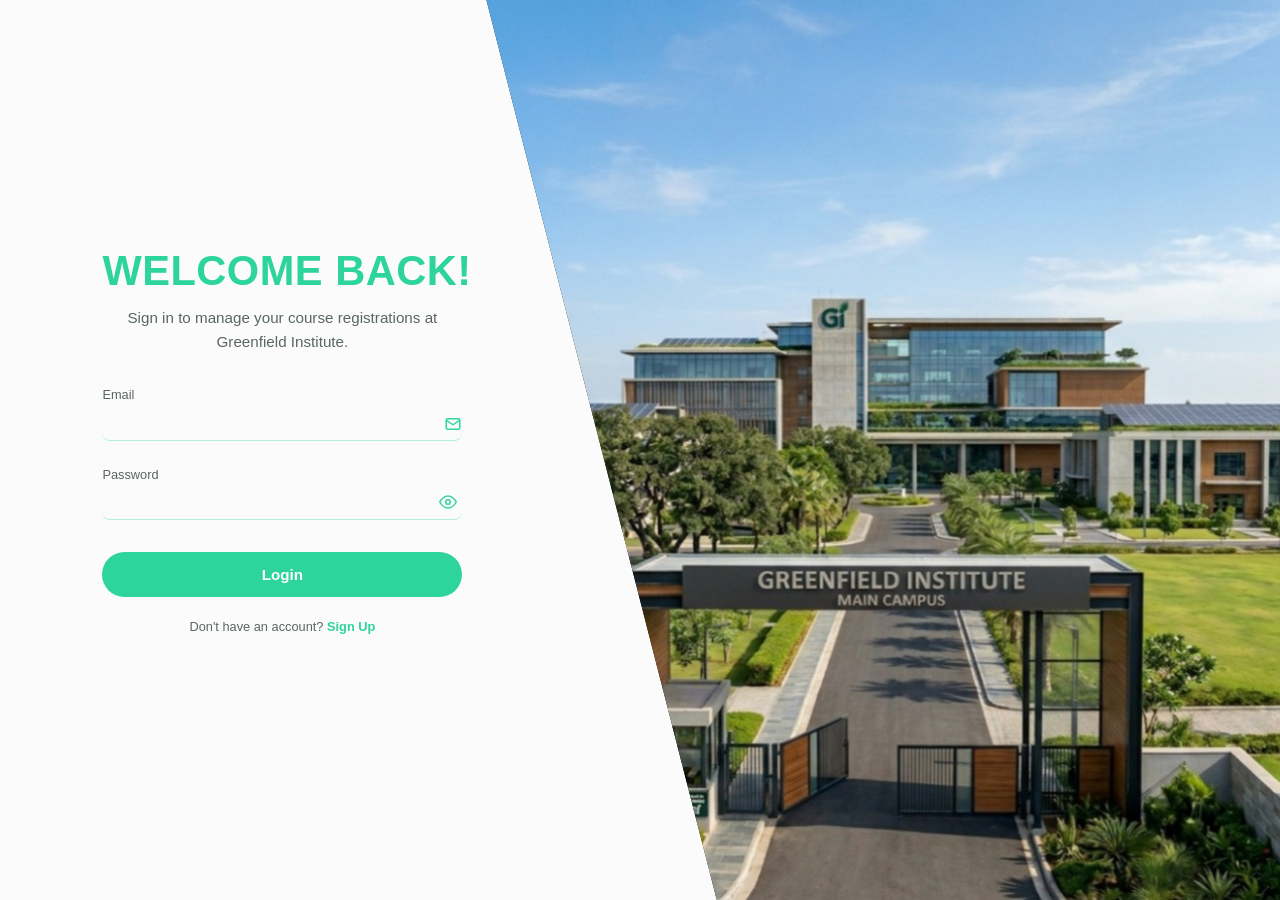
<file: index.html>
<!DOCTYPE html>
<html lang="en">
<head>
    <meta charset="UTF-8" />
    <meta name="viewport" content="width=device-width, initial-scale=1.0" />
    <title>Greenfield Institute</title>
    <link rel="stylesheet" href="assets/css/style.css" />
</head>
<body class="auth-page">
    <!-- Set the auth mode (login or signup) immediately so there's no flicker.
         URL hash decides; defaults to login. -->
    <script>
        document.body.classList.add(
            window.location.hash === '#signup' ? 'mode-signup' : 'mode-login'
        );
    </script>

    <div class="auth-card">
        <!-- Hero image panel — diagonal slab whose side flips between modes -->
        <div class="auth-card__dark">
            <img class="auth-card__hero" src="assets/img/login-hero.jpeg" alt="Greenfield Institute campus" />
        </div>

        <!-- Form panel — holds BOTH views, only the active one is visible -->
        <div class="auth-card__form">
            <div class="auth-card__form-inner">

                <!-- ============ LOGIN VIEW ============ -->
                <div class="auth-view auth-view--login">
                    <div class="auth-welcome">
                        <h1>WELCOME BACK!</h1>
                        <p>Sign in to manage your course registrations at Greenfield Institute.</p>
                    </div>

                    <form id="loginForm" autocomplete="on" novalidate>
                        <div class="auth-field">
                            <label for="loginEmail">Email</label>
                            <input type="email" id="loginEmail" name="email" required />
                            <svg class="auth-field__icon" viewBox="0 0 24 24" fill="none"
                                 stroke="currentColor" stroke-width="2"
                                 stroke-linecap="round" stroke-linejoin="round" aria-hidden="true">
                                <rect x="3" y="5" width="18" height="14" rx="2"/>
                                <path d="M3 7l9 6 9-6"/>
                            </svg>
                        </div>

                        <div class="auth-field">
                            <label for="loginPassword">Password</label>
                            <input type="password" id="loginPassword" name="password" required minlength="8" />
                            <button type="button" class="auth-field__toggle" data-password-toggle aria-label="Show password">
                                <svg class="icon-eye" viewBox="0 0 24 24" fill="none"
                                     stroke="currentColor" stroke-width="2"
                                     stroke-linecap="round" stroke-linejoin="round" aria-hidden="true">
                                    <path d="M1 12s4-8 11-8 11 8 11 8-4 8-11 8-11-8-11-8z"/>
                                    <circle cx="12" cy="12" r="3"/>
                                </svg>
                                <svg class="icon-eye-off" viewBox="0 0 24 24" fill="none"
                                     stroke="currentColor" stroke-width="2"
                                     stroke-linecap="round" stroke-linejoin="round" aria-hidden="true">
                                    <path d="M17.94 17.94A10.07 10.07 0 0 1 12 20c-7 0-11-8-11-8a18.45 18.45 0 0 1 5.06-5.94M9.9 4.24A9.12 9.12 0 0 1 12 4c7 0 11 8 11 8a18.5 18.5 0 0 1-2.16 3.19m-6.72-1.07a3 3 0 1 1-4.24-4.24"/>
                                    <line x1="1" y1="1" x2="23" y2="23"/>
                                </svg>
                            </button>
                        </div>

                        <button type="submit" class="auth-btn">Login</button>
                    </form>

                    <p class="auth-card__switch">
                        Don't have an account? <a href="#signup" data-switch-to="signup">Sign Up</a>
                    </p>
                </div>

                <!-- ============ SIGNUP VIEW (account activation) ============ -->
                <div class="auth-view auth-view--signup">
                    <div class="auth-welcome">
                        <h1>SIGN UP</h1>
                        <p>Use the school email and registration number you were given on admission.</p>
                    </div>

                    <form id="signupForm" novalidate>
                        <div class="auth-field">
                            <label for="signupRegNum">Registration Number</label>
                            <input type="text" id="signupRegNum" name="registration_number" required maxlength="20" />
                            <svg class="auth-field__icon" viewBox="0 0 24 24" fill="none"
                                 stroke="currentColor" stroke-width="2"
                                 stroke-linecap="round" stroke-linejoin="round" aria-hidden="true">
                                <rect x="3" y="4" width="18" height="16" rx="2"/>
                                <path d="M7 8h10M7 12h10M7 16h6"/>
                            </svg>
                        </div>

                        <div class="auth-field">
                            <label for="signupEmail">Email</label>
                            <input type="email" id="signupEmail" name="email" required />
                            <svg class="auth-field__icon" viewBox="0 0 24 24" fill="none"
                                 stroke="currentColor" stroke-width="2"
                                 stroke-linecap="round" stroke-linejoin="round" aria-hidden="true">
                                <rect x="3" y="5" width="18" height="14" rx="2"/>
                                <path d="M3 7l9 6 9-6"/>
                            </svg>
                        </div>

                        <div class="auth-field">
                            <label for="signupPassword">Password</label>
                            <input type="password" id="signupPassword" name="password" required minlength="8" />
                            <button type="button" class="auth-field__toggle" data-password-toggle aria-label="Show password">
                                <svg class="icon-eye" viewBox="0 0 24 24" fill="none"
                                     stroke="currentColor" stroke-width="2"
                                     stroke-linecap="round" stroke-linejoin="round" aria-hidden="true">
                                    <path d="M1 12s4-8 11-8 11 8 11 8-4 8-11 8-11-8-11-8z"/>
                                    <circle cx="12" cy="12" r="3"/>
                                </svg>
                                <svg class="icon-eye-off" viewBox="0 0 24 24" fill="none"
                                     stroke="currentColor" stroke-width="2"
                                     stroke-linecap="round" stroke-linejoin="round" aria-hidden="true">
                                    <path d="M17.94 17.94A10.07 10.07 0 0 1 12 20c-7 0-11-8-11-8a18.45 18.45 0 0 1 5.06-5.94M9.9 4.24A9.12 9.12 0 0 1 12 4c7 0 11 8 11 8a18.5 18.5 0 0 1-2.16 3.19m-6.72-1.07a3 3 0 1 1-4.24-4.24"/>
                                    <line x1="1" y1="1" x2="23" y2="23"/>
                                </svg>
                            </button>
                        </div>

                        <button type="submit" class="auth-btn">Sign up</button>
                    </form>

                    <p class="auth-card__switch">
                        Already have an account? <a href="#login" data-switch-to="login">Login</a>
                    </p>
                </div>

                <div id="msg" class="auth-card__msg"></div>
            </div>
        </div>
    </div>

    <script src="assets/js/api.js"></script>
    <script src="assets/js/auth.js"></script>
</body>
</html>
</file>
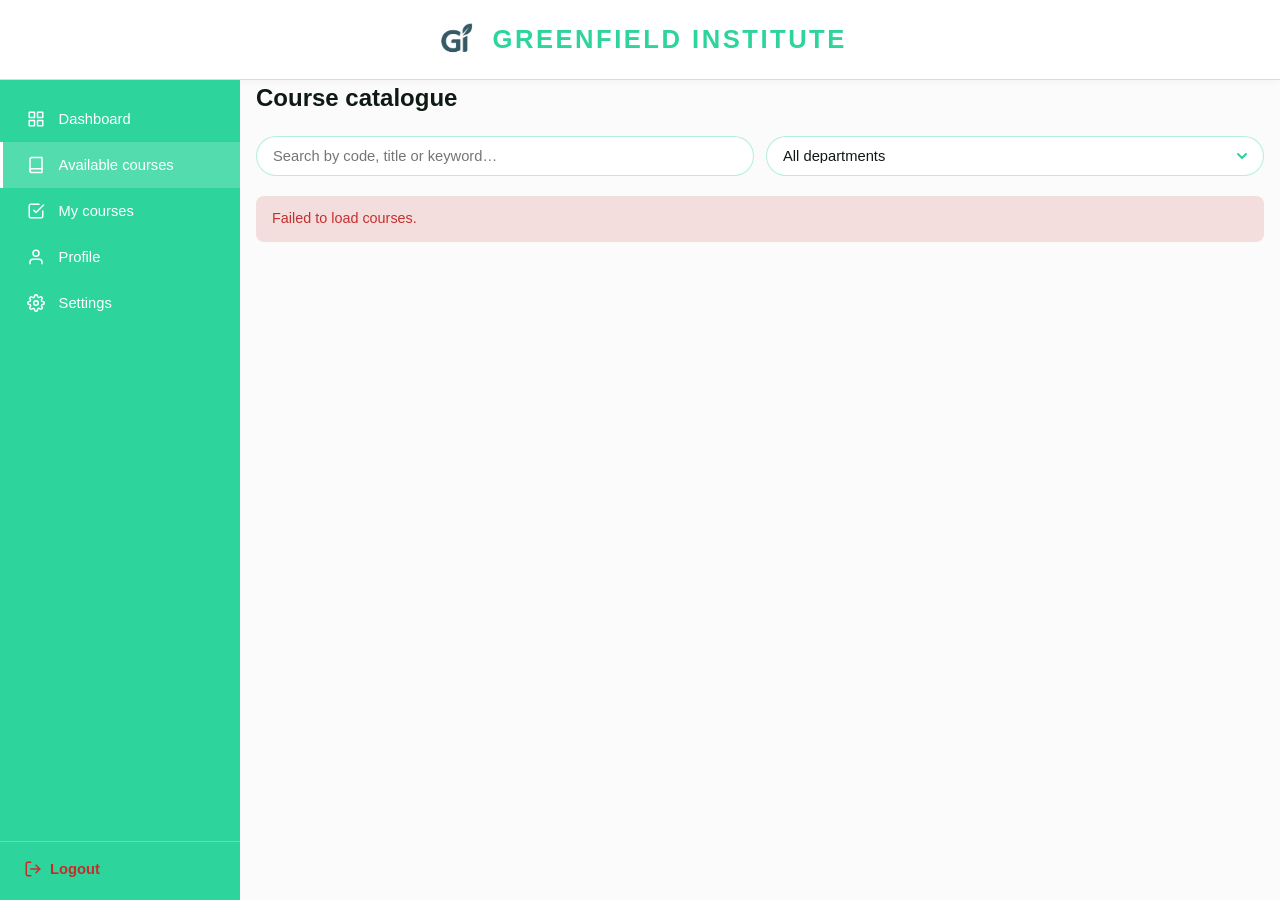
<file: courses.html>
<!DOCTYPE html>
<html lang="en">
<head>
    <meta charset="UTF-8" />
    <meta name="viewport" content="width=device-width, initial-scale=1.0" />
    <title>Courses · Greenfield Institute</title>
    <link rel="stylesheet" href="assets/css/style.css" />
</head>
<body class="has-sidebar">
    <header class="navbar">
        <button class="navbar__hamburger" type="button" aria-label="Open menu">
            <svg viewBox="0 0 24 24" fill="none" stroke="currentColor" stroke-width="2" stroke-linecap="round" stroke-linejoin="round" aria-hidden="true"><line x1="3" y1="6" x2="21" y2="6"/><line x1="3" y1="12" x2="21" y2="12"/><line x1="3" y1="18" x2="21" y2="18"/></svg>
        </button>
        <h1><img class="navbar__logo" src="assets/img/logo.png" alt="" />GREENFIELD INSTITUTE</h1>
    </header>

    <aside class="sidebar">
        <nav class="sidebar__nav">
            <a href="dashboard.html">
                <svg viewBox="0 0 24 24" fill="none" stroke="currentColor" stroke-width="2" stroke-linecap="round" stroke-linejoin="round" aria-hidden="true"><rect x="3" y="3" width="7" height="7"/><rect x="14" y="3" width="7" height="7"/><rect x="14" y="14" width="7" height="7"/><rect x="3" y="14" width="7" height="7"/></svg>
                Dashboard
            </a>
            <a href="courses.html" class="active">
                <svg viewBox="0 0 24 24" fill="none" stroke="currentColor" stroke-width="2" stroke-linecap="round" stroke-linejoin="round" aria-hidden="true"><path d="M4 19.5A2.5 2.5 0 0 1 6.5 17H20"/><path d="M6.5 2H20v20H6.5A2.5 2.5 0 0 1 4 19.5v-15A2.5 2.5 0 0 1 6.5 2z"/></svg>
                Available courses
            </a>
            <a href="my-courses.html">
                <svg viewBox="0 0 24 24" fill="none" stroke="currentColor" stroke-width="2" stroke-linecap="round" stroke-linejoin="round" aria-hidden="true"><polyline points="9 11 12 14 22 4"/><path d="M21 12v7a2 2 0 0 1-2 2H5a2 2 0 0 1-2-2V5a2 2 0 0 1 2-2h11"/></svg>
                My courses
            </a>
            <a href="profile.html">
                <svg viewBox="0 0 24 24" fill="none" stroke="currentColor" stroke-width="2" stroke-linecap="round" stroke-linejoin="round" aria-hidden="true"><path d="M20 21v-2a4 4 0 0 0-4-4H8a4 4 0 0 0-4 4v2"/><circle cx="12" cy="7" r="4"/></svg>
                Profile
            </a>
            <a href="settings.html">
                <svg viewBox="0 0 24 24" fill="none" stroke="currentColor" stroke-width="2" stroke-linecap="round" stroke-linejoin="round" aria-hidden="true"><circle cx="12" cy="12" r="3"/><path d="M19.4 15a1.65 1.65 0 0 0 .33 1.82l.06.06a2 2 0 1 1-2.83 2.83l-.06-.06a1.65 1.65 0 0 0-1.82-.33 1.65 1.65 0 0 0-1 1.51V21a2 2 0 0 1-4 0v-.09A1.65 1.65 0 0 0 9 19.4a1.65 1.65 0 0 0-1.82.33l-.06.06a2 2 0 1 1-2.83-2.83l.06-.06a1.65 1.65 0 0 0 .33-1.82 1.65 1.65 0 0 0-1.51-1H3a2 2 0 0 1 0-4h.09A1.65 1.65 0 0 0 4.6 9a1.65 1.65 0 0 0-.33-1.82l-.06-.06a2 2 0 1 1 2.83-2.83l.06.06a1.65 1.65 0 0 0 1.82.33H9a1.65 1.65 0 0 0 1-1.51V3a2 2 0 0 1 4 0v.09a1.65 1.65 0 0 0 1 1.51 1.65 1.65 0 0 0 1.82-.33l.06-.06a2 2 0 1 1 2.83 2.83l-.06.06a1.65 1.65 0 0 0-.33 1.82V9a1.65 1.65 0 0 0 1.51 1H21a2 2 0 0 1 0 4h-.09a1.65 1.65 0 0 0-1.51 1z"/></svg>
                Settings
            </a>
        </nav>
        <div class="sidebar__footer">
            <a href="api/logout.php" class="logout">
                <svg viewBox="0 0 24 24" fill="none" stroke="currentColor" stroke-width="2" stroke-linecap="round" stroke-linejoin="round" aria-hidden="true"><path d="M9 21H5a2 2 0 0 1-2-2V5a2 2 0 0 1 2-2h4"/><polyline points="16 17 21 12 16 7"/><line x1="21" y1="12" x2="9" y2="12"/></svg>
                Logout
            </a>
        </div>
    </aside>

    <main class="main">
      <div class="container">
        <h2>Course catalogue</h2>

        <div class="toolbar">
            <input type="search" id="search" placeholder="Search by code, title or keyword…" />
            <div class="dropdown" id="department" data-value="">
                <button type="button" class="dropdown__trigger"
                        aria-haspopup="listbox" aria-expanded="false">
                    <span class="dropdown__label">All departments</span>
                    <svg class="dropdown__chevron" viewBox="0 0 12 8" aria-hidden="true">
                        <polyline points="2 2 6 6 10 2" fill="none" stroke="currentColor"
                                  stroke-width="2" stroke-linecap="round" stroke-linejoin="round"/>
                    </svg>
                </button>
                <ul class="dropdown__menu" role="listbox" hidden>
                    <li class="dropdown__option is-selected" role="option"
                        data-value="" aria-selected="true" tabindex="-1">All departments</li>
                </ul>
            </div>
        </div>

        <div id="msg"></div>
        <div id="grid" class="course-grid"></div>
      </div>
    </main>

    <script src="assets/js/api.js"></script>
    <script src="assets/js/nav.js"></script>
    <script src="assets/js/dropdown.js"></script>
    <script src="assets/js/reveal.js"></script>
    <script>
        const grid = document.getElementById('grid');
        const search = document.getElementById('search');
        const dept   = Dropdown(document.getElementById('department'));

        // Debounced AJAX search — fires the server filter as the user types.
        let timer;
        const refresh = () => {
            clearTimeout(timer);
            timer = setTimeout(load, 200);
        };
        search.addEventListener('input', refresh);
        dept.addEventListener('change', refresh);   // custom dropdown fires this

        async function load() {
            const params = new URLSearchParams();
            if (search.value.trim()) params.set('q', search.value.trim());
            if (dept.value)          params.set('department', dept.value);

            const res = await api.get('api/courses.php?' + params.toString());
            if (!res.ok) { flash('msg', res.error || 'Failed to load courses.', 'error'); return; }
            render(res.courses);
        }

        function render(courses) {
            if (!courses.length) {
                grid.innerHTML = '<p style="color:var(--grey-700)">No courses match your filters.</p>';
                return;
            }

            // Populate the department dropdown the first time only.
            // size === 1 means we still have only the "All departments" row.
            if (dept.size === 1) {
                const set = new Set(courses.map(c => c.department));
                set.forEach(d => dept.addOption(d, d));
            }

            grid.innerHTML = courses.map(c => `
                <article class="course-card reveal">
                    <div class="code">${escapeHtml(c.course_code)} · ${escapeHtml(c.department)}</div>
                    <h3>${escapeHtml(c.title)}
                        ${c.is_full ? '<span class="badge full">Full</span>'
                                    : `<span class="badge">${c.available_seats} seats</span>`}
                    </h3>
                    <p>${escapeHtml(c.description || '')}</p>
                    <div class="card-foot">
                        <div class="card-foot__meta">
                            <span>${escapeHtml(c.instructor)}</span>
                            <span>${c.enrolled}/${c.capacity} enrolled</span>
                        </div>
                        <button data-id="${c.course_id}" ${c.is_full ? 'disabled' : ''}>
                            ${c.is_full ? 'Full' : 'Register'}
                        </button>
                    </div>
                </article>
            `).join('');
            window.reveal && window.reveal.scan();

            grid.querySelectorAll('button[data-id]').forEach(b => {
                b.addEventListener('click', () => enroll(b.dataset.id, b));
            });
        }

        async function enroll(courseId, btn) {
            btn.disabled = true; btn.textContent = 'Registering…';
            const res = await api.post('api/enroll.php', { course_id: Number(courseId) });
            if (res.ok) {
                flash('msg', 'Successfully registered for the course.', 'success');
                load();
            } else {
                flash('msg', res.error || 'Registration failed.', 'error');
                btn.disabled = false; btn.textContent = 'Register';
            }
        }

        load();
    </script>
</body>
</html>
</file>
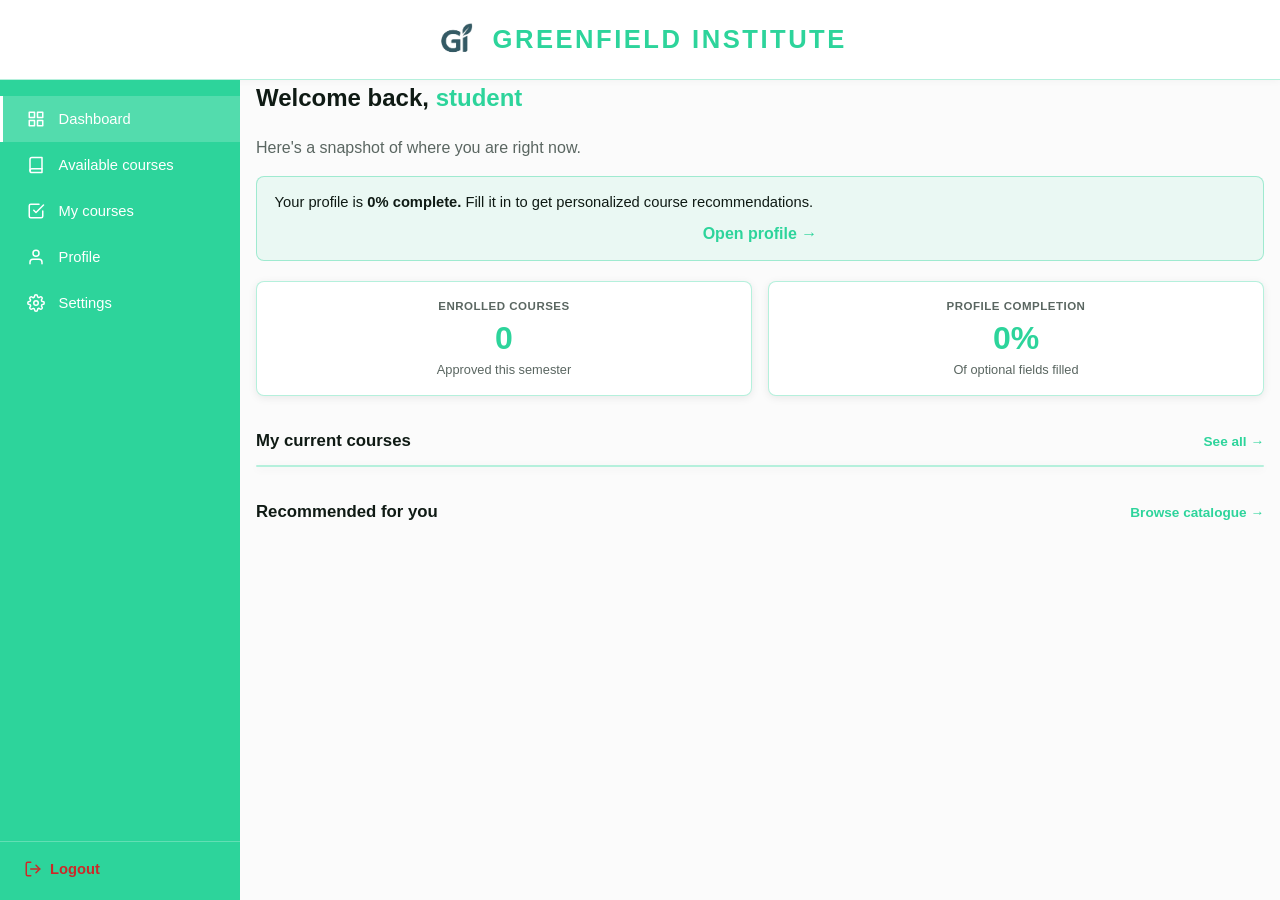
<file: dashboard.html>
<!DOCTYPE html>
<html lang="en">
<head>
    <meta charset="UTF-8" />
    <meta name="viewport" content="width=device-width, initial-scale=1.0" />
    <title>Dashboard · Greenfield Institute</title>
    <link rel="stylesheet" href="assets/css/style.css" />
</head>
<body class="has-sidebar">
    <!-- ============ NAVBAR (full width, brand centered) ============ -->
    <header class="navbar">
        <button class="navbar__hamburger" type="button" aria-label="Open menu">
            <svg viewBox="0 0 24 24" fill="none" stroke="currentColor" stroke-width="2" stroke-linecap="round" stroke-linejoin="round" aria-hidden="true"><line x1="3" y1="6" x2="21" y2="6"/><line x1="3" y1="12" x2="21" y2="12"/><line x1="3" y1="18" x2="21" y2="18"/></svg>
        </button>
        <h1><img class="navbar__logo" src="assets/img/logo.png" alt="" />GREENFIELD INSTITUTE</h1>
    </header>

    <!-- ============ SIDEBAR (starts below navbar) ============ -->
    <aside class="sidebar">
        <nav class="sidebar__nav">
            <a href="dashboard.html" class="active">
                <svg viewBox="0 0 24 24" fill="none" stroke="currentColor" stroke-width="2" stroke-linecap="round" stroke-linejoin="round" aria-hidden="true"><rect x="3" y="3" width="7" height="7"/><rect x="14" y="3" width="7" height="7"/><rect x="14" y="14" width="7" height="7"/><rect x="3" y="14" width="7" height="7"/></svg>
                Dashboard
            </a>
            <a href="courses.html">
                <svg viewBox="0 0 24 24" fill="none" stroke="currentColor" stroke-width="2" stroke-linecap="round" stroke-linejoin="round" aria-hidden="true"><path d="M4 19.5A2.5 2.5 0 0 1 6.5 17H20"/><path d="M6.5 2H20v20H6.5A2.5 2.5 0 0 1 4 19.5v-15A2.5 2.5 0 0 1 6.5 2z"/></svg>
                Available courses
            </a>
            <a href="my-courses.html">
                <svg viewBox="0 0 24 24" fill="none" stroke="currentColor" stroke-width="2" stroke-linecap="round" stroke-linejoin="round" aria-hidden="true"><polyline points="9 11 12 14 22 4"/><path d="M21 12v7a2 2 0 0 1-2 2H5a2 2 0 0 1-2-2V5a2 2 0 0 1 2-2h11"/></svg>
                My courses
            </a>
            <a href="profile.html">
                <svg viewBox="0 0 24 24" fill="none" stroke="currentColor" stroke-width="2" stroke-linecap="round" stroke-linejoin="round" aria-hidden="true"><path d="M20 21v-2a4 4 0 0 0-4-4H8a4 4 0 0 0-4 4v2"/><circle cx="12" cy="7" r="4"/></svg>
                Profile
            </a>
            <a href="settings.html">
                <svg viewBox="0 0 24 24" fill="none" stroke="currentColor" stroke-width="2" stroke-linecap="round" stroke-linejoin="round" aria-hidden="true"><circle cx="12" cy="12" r="3"/><path d="M19.4 15a1.65 1.65 0 0 0 .33 1.82l.06.06a2 2 0 1 1-2.83 2.83l-.06-.06a1.65 1.65 0 0 0-1.82-.33 1.65 1.65 0 0 0-1 1.51V21a2 2 0 0 1-4 0v-.09A1.65 1.65 0 0 0 9 19.4a1.65 1.65 0 0 0-1.82.33l-.06.06a2 2 0 1 1-2.83-2.83l.06-.06a1.65 1.65 0 0 0 .33-1.82 1.65 1.65 0 0 0-1.51-1H3a2 2 0 0 1 0-4h.09A1.65 1.65 0 0 0 4.6 9a1.65 1.65 0 0 0-.33-1.82l-.06-.06a2 2 0 1 1 2.83-2.83l.06.06a1.65 1.65 0 0 0 1.82.33H9a1.65 1.65 0 0 0 1-1.51V3a2 2 0 0 1 4 0v.09a1.65 1.65 0 0 0 1 1.51 1.65 1.65 0 0 0 1.82-.33l.06-.06a2 2 0 1 1 2.83 2.83l-.06.06a1.65 1.65 0 0 0-.33 1.82V9a1.65 1.65 0 0 0 1.51 1H21a2 2 0 0 1 0 4h-.09a1.65 1.65 0 0 0-1.51 1z"/></svg>
                Settings
            </a>
        </nav>

        <div class="sidebar__footer">
            <a href="api/logout.php" class="logout">
                <svg viewBox="0 0 24 24" fill="none" stroke="currentColor" stroke-width="2" stroke-linecap="round" stroke-linejoin="round" aria-hidden="true"><path d="M9 21H5a2 2 0 0 1-2-2V5a2 2 0 0 1 2-2h4"/><polyline points="16 17 21 12 16 7"/><line x1="21" y1="12" x2="9" y2="12"/></svg>
                Logout
            </a>
        </div>
    </aside>

    <!-- ============ MAIN ============ -->
    <main class="main">
        <div class="container">
            <h2>Welcome back, <span class="user-name" id="userName">student</span></h2>
            <p style="color:var(--text-muted); margin-top:0;">
                Here's a snapshot of where you are right now.
            </p>

            <!-- Profile completion banner — JS shows it only when incomplete -->
            <div id="profileNag" class="profile-nag reveal" hidden>
                <p>Your profile is <strong><span id="nagPercent">0</span>% complete.</strong>
                   Fill it in to get personalized course recommendations.</p>
                <a href="profile.html">Open profile →</a>
            </div>

            <!-- Quick stats -->
            <section class="stats-row">
                <div class="stat-card reveal">
                    <div class="stat-label">Enrolled courses</div>
                    <div class="stat-value" id="statCourses">0</div>
                    <div class="stat-sub">Approved this semester</div>
                </div>
                <div class="stat-card reveal">
                    <div class="stat-label">Profile completion</div>
                    <div class="stat-value"><span id="statProfile">0</span>%</div>
                    <div class="stat-sub">Of optional fields filled</div>
                </div>
            </section>

            <!-- Current courses -->
            <section class="dash-section reveal">
                <div class="dash-section__header">
                    <h3>My current courses</h3>
                    <a href="my-courses.html">See all →</a>
                </div>
                <div id="currentCourses" class="course-list"></div>
            </section>

            <!-- Recommendations -->
            <section class="dash-section reveal">
                <div class="dash-section__header">
                    <h3>Recommended for you</h3>
                    <a href="courses.html">Browse catalogue →</a>
                </div>
                <div id="recommendations" class="course-grid"></div>
            </section>
        </div>
    </main>

    <script src="assets/js/api.js"></script>
    <script src="assets/js/nav.js"></script>
    <script src="assets/js/reveal.js"></script>
    <script>
        (async () => {
            // Redirect admins to their own dashboard.
            const me = await api.get('api/me.php');
            if (me.ok && me.user.role === 'admin') {
                window.location.href = 'admin/dashboard.php';
                return;
            }

            const data = await api.get('api/dashboard.php');
            if (!data.ok) return;

            // Greeting — show only the first name to keep the heading short.
            const firstName = (data.user_name || 'student').split(' ')[0];
            document.getElementById('userName').textContent = firstName;

            // Stats
            document.getElementById('statCourses').textContent = data.stats.enrolled_count;
            document.getElementById('statProfile').textContent = data.stats.profile_completion;

            // Profile nag
            if (data.profile_incomplete) {
                document.getElementById('nagPercent').textContent = data.stats.profile_completion;
                document.getElementById('profileNag').hidden = false;
            }

            // Current courses list
            const cc = document.getElementById('currentCourses');
            if (!data.current_courses.length) {
                cc.innerHTML = '<div class="course-list__empty">' +
                    'You\'re not enrolled in any courses yet. ' +
                    '<a href="courses.html" style="color:var(--color-primary);font-weight:600;">Browse the catalogue</a> to get started.' +
                    '</div>';
            } else {
                // Table with column headings; the wrapper scrolls horizontally
                // when the columns don't all fit (typical on phone widths).
                const rows = data.current_courses.map(c => `
                    <tr>
                        <td class="cl-dept">${escapeHtml(c.department)}</td>
                        <td class="cl-title">${escapeHtml(c.title)}</td>
                        <td class="cl-code">${escapeHtml(c.course_code)}</td>
                        <td class="cl-instructor">${escapeHtml(c.instructor)}</td>
                        <td><span class="status-pill status-${escapeHtml(c.status)}">${escapeHtml(c.status)}</span></td>
                    </tr>`).join('');
                cc.innerHTML = `
                    <table class="course-table">
                        <thead>
                            <tr>
                                <th>Department</th>
                                <th>Course</th>
                                <th>Code</th>
                                <th>Lecturer</th>
                                <th>Status</th>
                            </tr>
                        </thead>
                        <tbody>${rows}</tbody>
                    </table>`;
            }

            // Recommendations
            const rec = document.getElementById('recommendations');
            if (!data.recommendations.length) {
                rec.innerHTML = '<p style="color:var(--text-muted);">' +
                    'No new course recommendations right now — either you\'re registered for everything in your department, or they\'re all full.</p>';
            } else {
                rec.innerHTML = data.recommendations.map(c => `
                    <article class="course-card reveal">
                        <div class="code">
                            ${escapeHtml(c.course_code)} · ${escapeHtml(c.department)} · ${escapeHtml(c.instructor)}
                        </div>
                        <h3>${escapeHtml(c.title)}</h3>
                        <div class="card-foot">
                            <span class="enrolled">${c.enrolled}/${c.capacity} enrolled</span>
                            <a class="btn" href="courses.html">View in catalogue</a>
                        </div>
                    </article>`).join('');
                window.reveal && window.reveal.scan();
            }
        })();
    </script>
</body>
</html>
</file>
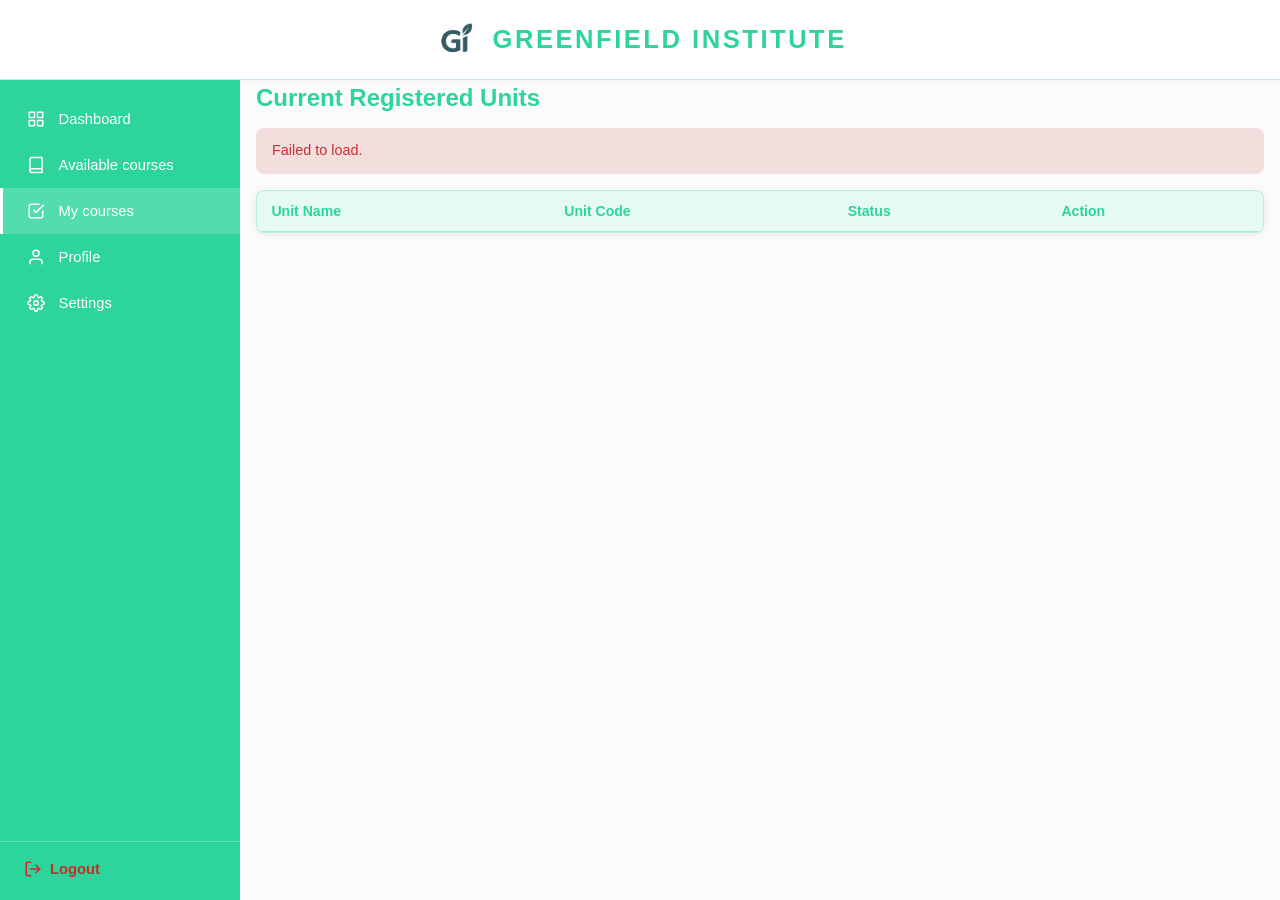
<file: my-courses.html>
<!DOCTYPE html>
<html lang="en">
<head>
    <meta charset="UTF-8" />
    <meta name="viewport" content="width=device-width, initial-scale=1.0" />
    <title>My courses · Greenfield Institute</title>
    <link rel="stylesheet" href="assets/css/style.css" />
</head>
<body class="has-sidebar">
    <header class="navbar">
        <button class="navbar__hamburger" type="button" aria-label="Open menu">
            <svg viewBox="0 0 24 24" fill="none" stroke="currentColor" stroke-width="2" stroke-linecap="round" stroke-linejoin="round" aria-hidden="true"><line x1="3" y1="6" x2="21" y2="6"/><line x1="3" y1="12" x2="21" y2="12"/><line x1="3" y1="18" x2="21" y2="18"/></svg>
        </button>
        <h1><img class="navbar__logo" src="assets/img/logo.png" alt="" />GREENFIELD INSTITUTE</h1>
    </header>

    <aside class="sidebar">
        <nav class="sidebar__nav">
            <a href="dashboard.html">
                <svg viewBox="0 0 24 24" fill="none" stroke="currentColor" stroke-width="2" stroke-linecap="round" stroke-linejoin="round" aria-hidden="true"><rect x="3" y="3" width="7" height="7"/><rect x="14" y="3" width="7" height="7"/><rect x="14" y="14" width="7" height="7"/><rect x="3" y="14" width="7" height="7"/></svg>
                Dashboard
            </a>
            <a href="courses.html">
                <svg viewBox="0 0 24 24" fill="none" stroke="currentColor" stroke-width="2" stroke-linecap="round" stroke-linejoin="round" aria-hidden="true"><path d="M4 19.5A2.5 2.5 0 0 1 6.5 17H20"/><path d="M6.5 2H20v20H6.5A2.5 2.5 0 0 1 4 19.5v-15A2.5 2.5 0 0 1 6.5 2z"/></svg>
                Available courses
            </a>
            <a href="my-courses.html" class="active">
                <svg viewBox="0 0 24 24" fill="none" stroke="currentColor" stroke-width="2" stroke-linecap="round" stroke-linejoin="round" aria-hidden="true"><polyline points="9 11 12 14 22 4"/><path d="M21 12v7a2 2 0 0 1-2 2H5a2 2 0 0 1-2-2V5a2 2 0 0 1 2-2h11"/></svg>
                My courses
            </a>
            <a href="profile.html">
                <svg viewBox="0 0 24 24" fill="none" stroke="currentColor" stroke-width="2" stroke-linecap="round" stroke-linejoin="round" aria-hidden="true"><path d="M20 21v-2a4 4 0 0 0-4-4H8a4 4 0 0 0-4 4v2"/><circle cx="12" cy="7" r="4"/></svg>
                Profile
            </a>
            <a href="settings.html">
                <svg viewBox="0 0 24 24" fill="none" stroke="currentColor" stroke-width="2" stroke-linecap="round" stroke-linejoin="round" aria-hidden="true"><circle cx="12" cy="12" r="3"/><path d="M19.4 15a1.65 1.65 0 0 0 .33 1.82l.06.06a2 2 0 1 1-2.83 2.83l-.06-.06a1.65 1.65 0 0 0-1.82-.33 1.65 1.65 0 0 0-1 1.51V21a2 2 0 0 1-4 0v-.09A1.65 1.65 0 0 0 9 19.4a1.65 1.65 0 0 0-1.82.33l-.06.06a2 2 0 1 1-2.83-2.83l.06-.06a1.65 1.65 0 0 0 .33-1.82 1.65 1.65 0 0 0-1.51-1H3a2 2 0 0 1 0-4h.09A1.65 1.65 0 0 0 4.6 9a1.65 1.65 0 0 0-.33-1.82l-.06-.06a2 2 0 1 1 2.83-2.83l.06.06a1.65 1.65 0 0 0 1.82.33H9a1.65 1.65 0 0 0 1-1.51V3a2 2 0 0 1 4 0v.09a1.65 1.65 0 0 0 1 1.51 1.65 1.65 0 0 0 1.82-.33l.06-.06a2 2 0 1 1 2.83 2.83l-.06.06a1.65 1.65 0 0 0-.33 1.82V9a1.65 1.65 0 0 0 1.51 1H21a2 2 0 0 1 0 4h-.09a1.65 1.65 0 0 0-1.51 1z"/></svg>
                Settings
            </a>
        </nav>
        <div class="sidebar__footer">
            <a href="api/logout.php" class="logout">
                <svg viewBox="0 0 24 24" fill="none" stroke="currentColor" stroke-width="2" stroke-linecap="round" stroke-linejoin="round" aria-hidden="true"><path d="M9 21H5a2 2 0 0 1-2-2V5a2 2 0 0 1 2-2h4"/><polyline points="16 17 21 12 16 7"/><line x1="21" y1="12" x2="9" y2="12"/></svg>
                Logout
            </a>
        </div>
    </aside>

    <main class="main">
      <div class="container">
        <div class="dash-section__header">
            <h2 style="color: var(--color-primary); margin: 0;">Current Registered Units</h2>
        </div>
        <div id="msg"></div>
        <div class="course-list reveal">
            <table id="regTable" class="course-table">
                <thead>
                    <tr>
                        <th>Unit Name</th>
                        <th>Unit Code</th>
                        <th>Status</th>
                        <th>Action</th>
                    </tr>
                </thead>
                <tbody id="rows"></tbody>
            </table>
        </div>
      </div>
    </main>

    <script src="assets/js/api.js"></script>
    <script src="assets/js/nav.js"></script>
    <script src="assets/js/reveal.js"></script>
    <script>
        async function load() {
            const res = await api.get('api/my_courses.php');
            const rowsEl = document.getElementById('rows');
            if (!res.ok) { flash('msg', res.error || 'Failed to load.', 'error'); return; }

            // Show every status except dropped (those are gone from "current").
            const list = res.registrations.filter(r => r.status !== 'dropped');

            if (!list.length) {
                rowsEl.innerHTML = `
                    <tr><td colspan="4" style="color: var(--text-muted); text-align: center; padding: 1.5rem;">
                        You have not registered for any courses yet.
                        <a href="courses.html" style="color: var(--color-primary); font-weight: 600;">Browse the catalogue</a> to get started.
                    </td></tr>`;
                return;
            }

            rowsEl.innerHTML = list.map(r => `
                <tr>
                    <td>${escapeHtml(r.title)}</td>
                    <td>${escapeHtml(r.course_code)}</td>
                    <td><span class="status-pill status-${escapeHtml(r.status)}">${escapeHtml(r.status)}</span></td>
                    <td>${r.status !== 'rejected'
                        ? `<button class="btn-danger" data-id="${r.course_id}">Drop</button>`
                        : ''
                    }</td>
                </tr>
            `).join('');

            rowsEl.querySelectorAll('button[data-id]').forEach(b =>
                b.addEventListener('click', () => drop(b.dataset.id))
            );
        }

        async function drop(courseId) {
            if (!confirm('Drop this course?')) return;
            const res = await api.post('api/drop.php', { course_id: Number(courseId) });
            if (res.ok) { flash('msg', 'Course dropped.', 'success'); load(); }
            else        { flash('msg', res.error || 'Drop failed.', 'error'); }
        }

        load();
    </script>
</body>
</html>
</file>
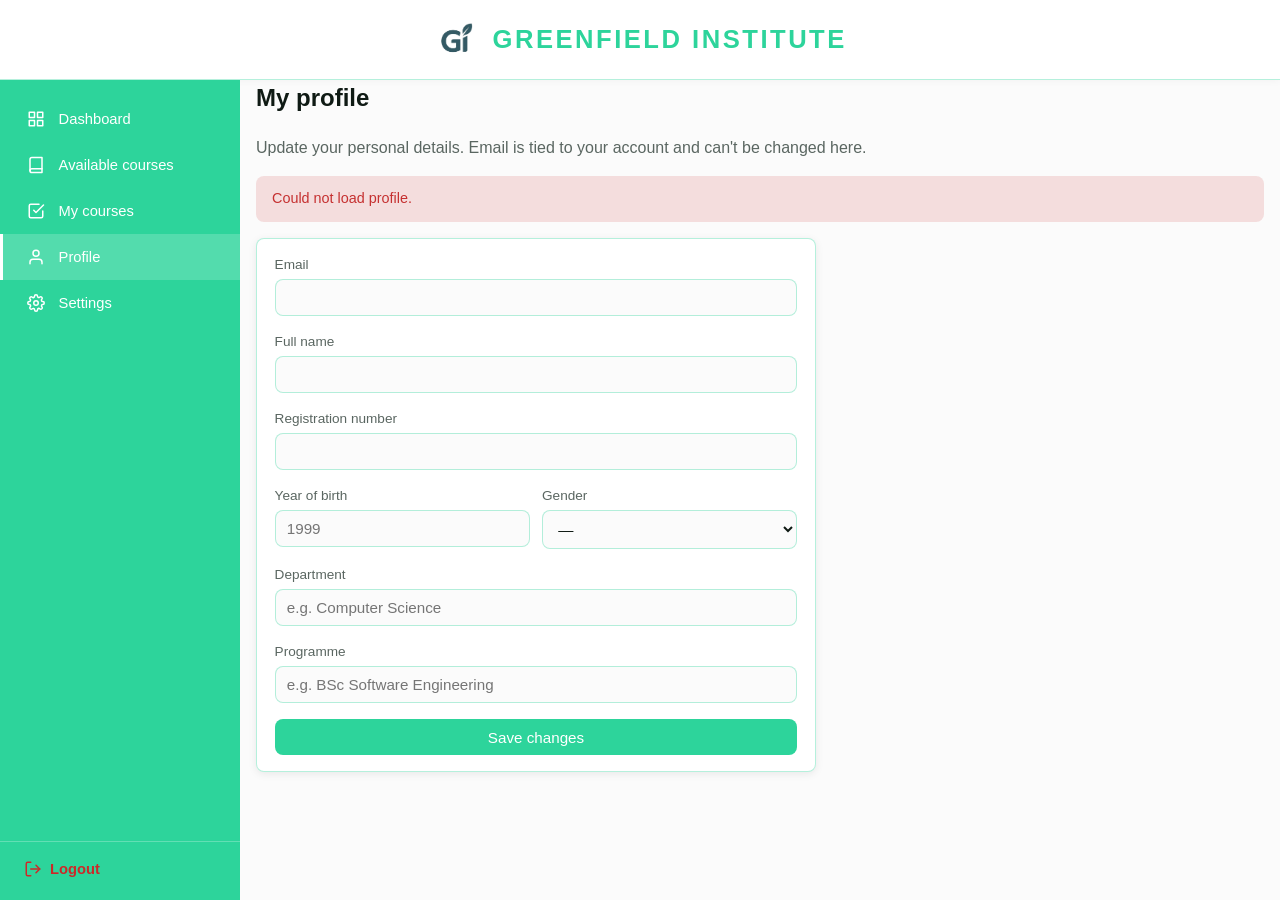
<file: profile.html>
<!DOCTYPE html>
<html lang="en">
<head>
    <meta charset="UTF-8" />
    <meta name="viewport" content="width=device-width, initial-scale=1.0" />
    <title>Profile · Greenfield Institute</title>
    <link rel="stylesheet" href="assets/css/style.css" />
</head>
<body class="has-sidebar">
    <header class="navbar">
        <button class="navbar__hamburger" type="button" aria-label="Open menu">
            <svg viewBox="0 0 24 24" fill="none" stroke="currentColor" stroke-width="2" stroke-linecap="round" stroke-linejoin="round" aria-hidden="true"><line x1="3" y1="6" x2="21" y2="6"/><line x1="3" y1="12" x2="21" y2="12"/><line x1="3" y1="18" x2="21" y2="18"/></svg>
        </button>
        <h1><img class="navbar__logo" src="assets/img/logo.png" alt="" />GREENFIELD INSTITUTE</h1>
    </header>

    <aside class="sidebar">
        <nav class="sidebar__nav">
            <a href="dashboard.html">
                <svg viewBox="0 0 24 24" fill="none" stroke="currentColor" stroke-width="2" stroke-linecap="round" stroke-linejoin="round" aria-hidden="true"><rect x="3" y="3" width="7" height="7"/><rect x="14" y="3" width="7" height="7"/><rect x="14" y="14" width="7" height="7"/><rect x="3" y="14" width="7" height="7"/></svg>
                Dashboard
            </a>
            <a href="courses.html">
                <svg viewBox="0 0 24 24" fill="none" stroke="currentColor" stroke-width="2" stroke-linecap="round" stroke-linejoin="round" aria-hidden="true"><path d="M4 19.5A2.5 2.5 0 0 1 6.5 17H20"/><path d="M6.5 2H20v20H6.5A2.5 2.5 0 0 1 4 19.5v-15A2.5 2.5 0 0 1 6.5 2z"/></svg>
                Available courses
            </a>
            <a href="my-courses.html">
                <svg viewBox="0 0 24 24" fill="none" stroke="currentColor" stroke-width="2" stroke-linecap="round" stroke-linejoin="round" aria-hidden="true"><polyline points="9 11 12 14 22 4"/><path d="M21 12v7a2 2 0 0 1-2 2H5a2 2 0 0 1-2-2V5a2 2 0 0 1 2-2h11"/></svg>
                My courses
            </a>
            <a href="profile.html" class="active">
                <svg viewBox="0 0 24 24" fill="none" stroke="currentColor" stroke-width="2" stroke-linecap="round" stroke-linejoin="round" aria-hidden="true"><path d="M20 21v-2a4 4 0 0 0-4-4H8a4 4 0 0 0-4 4v2"/><circle cx="12" cy="7" r="4"/></svg>
                Profile
            </a>
            <a href="settings.html">
                <svg viewBox="0 0 24 24" fill="none" stroke="currentColor" stroke-width="2" stroke-linecap="round" stroke-linejoin="round" aria-hidden="true"><circle cx="12" cy="12" r="3"/><path d="M19.4 15a1.65 1.65 0 0 0 .33 1.82l.06.06a2 2 0 1 1-2.83 2.83l-.06-.06a1.65 1.65 0 0 0-1.82-.33 1.65 1.65 0 0 0-1 1.51V21a2 2 0 0 1-4 0v-.09A1.65 1.65 0 0 0 9 19.4a1.65 1.65 0 0 0-1.82.33l-.06.06a2 2 0 1 1-2.83-2.83l.06-.06a1.65 1.65 0 0 0 .33-1.82 1.65 1.65 0 0 0-1.51-1H3a2 2 0 0 1 0-4h.09A1.65 1.65 0 0 0 4.6 9a1.65 1.65 0 0 0-.33-1.82l-.06-.06a2 2 0 1 1 2.83-2.83l.06.06a1.65 1.65 0 0 0 1.82.33H9a1.65 1.65 0 0 0 1-1.51V3a2 2 0 0 1 4 0v.09a1.65 1.65 0 0 0 1 1.51 1.65 1.65 0 0 0 1.82-.33l.06-.06a2 2 0 1 1 2.83 2.83l-.06.06a1.65 1.65 0 0 0-.33 1.82V9a1.65 1.65 0 0 0 1.51 1H21a2 2 0 0 1 0 4h-.09a1.65 1.65 0 0 0-1.51 1z"/></svg>
                Settings
            </a>
        </nav>
        <div class="sidebar__footer">
            <a href="api/logout.php" class="logout">
                <svg viewBox="0 0 24 24" fill="none" stroke="currentColor" stroke-width="2" stroke-linecap="round" stroke-linejoin="round" aria-hidden="true"><path d="M9 21H5a2 2 0 0 1-2-2V5a2 2 0 0 1 2-2h4"/><polyline points="16 17 21 12 16 7"/><line x1="21" y1="12" x2="9" y2="12"/></svg>
                Logout
            </a>
        </div>
    </aside>

    <main class="main">
      <div class="container">
        <h2>My profile</h2>
        <p style="color:var(--text-muted); margin-top:0;">
            Update your personal details. Email is tied to your account and can't be changed here.
        </p>
        <div id="msg"></div>

        <form id="profileForm" class="course-card reveal" style="max-width: 560px; margin-top: 1rem;">
            <div class="field">
                <label for="pEmail">Email</label>
                <input id="pEmail" type="email" disabled />
            </div>

            <div class="field">
                <label for="pName">Full name</label>
                <input id="pName" type="text" required maxlength="120" />
            </div>

            <div class="field">
                <label for="pRegNum">Registration number</label>
                <input id="pRegNum" type="text" disabled />
            </div>

            <div class="field" style="display:flex; gap:0.75rem;">
                <div style="flex: 1;">
                    <label for="pYob">Year of birth</label>
                    <input id="pYob" type="number" min="1900" max="2100" placeholder="1999" />
                </div>
                <div style="flex: 1;">
                    <label for="pGender">Gender</label>
                    <select id="pGender">
                        <option value="">—</option>
                        <option value="male">Male</option>
                        <option value="female">Female</option>
                        <option value="other">Other</option>
                        <option value="prefer_not_to_say">Prefer not to say</option>
                    </select>
                </div>
            </div>

            <div class="field">
                <label for="pDept">Department</label>
                <input id="pDept" type="text" maxlength="80" placeholder="e.g. Computer Science" />
            </div>

            <div class="field">
                <label for="pProg">Programme</label>
                <input id="pProg" type="text" maxlength="120" placeholder="e.g. BSc Software Engineering" />
            </div>

            <button type="submit" id="saveBtn">Save changes</button>
        </form>
      </div>
    </main>

    <script src="assets/js/api.js"></script>
    <script src="assets/js/nav.js"></script>
    <script src="assets/js/reveal.js"></script>
    <script>
        const form = document.getElementById('profileForm');
        const btn  = document.getElementById('saveBtn');

        // Load existing values from the server, populating the form.
        (async () => {
            const res = await api.get('api/profile.php');
            if (!res.ok) {
                flash('msg', res.error || 'Could not load profile.', 'error');
                return;
            }
            const p = res.profile;
            document.getElementById('pEmail').value  = p.email                  ?? '';
            document.getElementById('pName').value   = p.full_name              ?? '';
            document.getElementById('pRegNum').value = p.registration_number    ?? '';
            document.getElementById('pYob').value    = p.year_of_birth          ?? '';
            document.getElementById('pGender').value = p.gender                 ?? '';
            document.getElementById('pDept').value   = p.department             ?? '';
            document.getElementById('pProg').value   = p.programme              ?? '';
        })();

        form.addEventListener('submit', async (e) => {
            e.preventDefault();
            btn.disabled = true; btn.textContent = 'Saving…';
            const res = await api.post('api/profile.php', {
                full_name:     document.getElementById('pName').value.trim(),
                year_of_birth: document.getElementById('pYob').value,
                gender:        document.getElementById('pGender').value,
                department:    document.getElementById('pDept').value.trim(),
                programme:     document.getElementById('pProg').value.trim(),
            });
            if (res.ok) flash('msg', 'Profile updated.', 'success');
            else        flash('msg', res.error || 'Save failed.', 'error');
            btn.disabled = false; btn.textContent = 'Save changes';
        });
    </script>
</body>
</html>
</file>
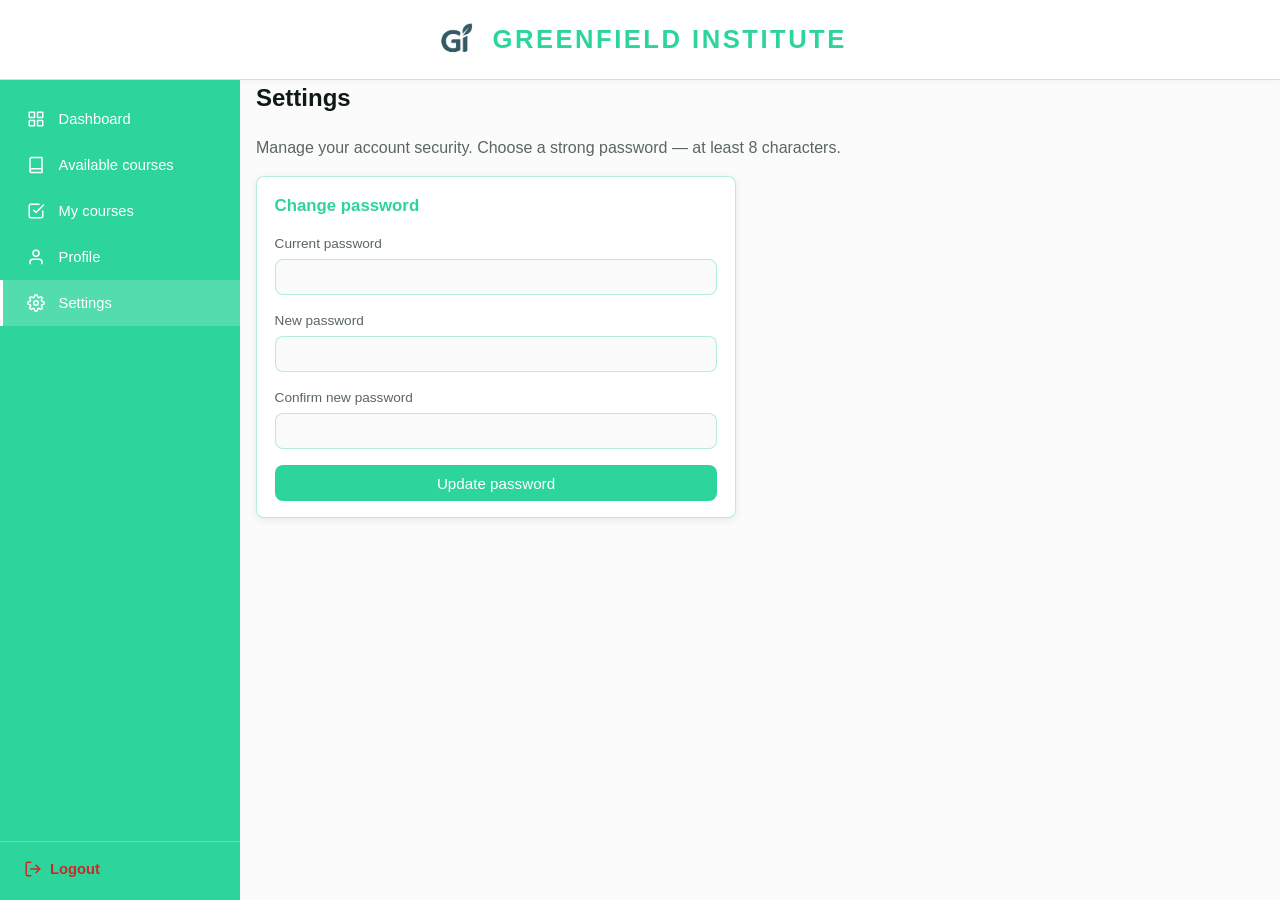
<file: settings.html>
<!DOCTYPE html>
<html lang="en">
<head>
    <meta charset="UTF-8" />
    <meta name="viewport" content="width=device-width, initial-scale=1.0" />
    <title>Settings · Greenfield Institute</title>
    <link rel="stylesheet" href="assets/css/style.css" />
</head>
<body class="has-sidebar">
    <header class="navbar">
        <button class="navbar__hamburger" type="button" aria-label="Open menu">
            <svg viewBox="0 0 24 24" fill="none" stroke="currentColor" stroke-width="2" stroke-linecap="round" stroke-linejoin="round" aria-hidden="true"><line x1="3" y1="6" x2="21" y2="6"/><line x1="3" y1="12" x2="21" y2="12"/><line x1="3" y1="18" x2="21" y2="18"/></svg>
        </button>
        <h1><img class="navbar__logo" src="assets/img/logo.png" alt="" />GREENFIELD INSTITUTE</h1>
    </header>

    <aside class="sidebar">
        <nav class="sidebar__nav">
            <a href="dashboard.html">
                <svg viewBox="0 0 24 24" fill="none" stroke="currentColor" stroke-width="2" stroke-linecap="round" stroke-linejoin="round" aria-hidden="true"><rect x="3" y="3" width="7" height="7"/><rect x="14" y="3" width="7" height="7"/><rect x="14" y="14" width="7" height="7"/><rect x="3" y="14" width="7" height="7"/></svg>
                Dashboard
            </a>
            <a href="courses.html">
                <svg viewBox="0 0 24 24" fill="none" stroke="currentColor" stroke-width="2" stroke-linecap="round" stroke-linejoin="round" aria-hidden="true"><path d="M4 19.5A2.5 2.5 0 0 1 6.5 17H20"/><path d="M6.5 2H20v20H6.5A2.5 2.5 0 0 1 4 19.5v-15A2.5 2.5 0 0 1 6.5 2z"/></svg>
                Available courses
            </a>
            <a href="my-courses.html">
                <svg viewBox="0 0 24 24" fill="none" stroke="currentColor" stroke-width="2" stroke-linecap="round" stroke-linejoin="round" aria-hidden="true"><polyline points="9 11 12 14 22 4"/><path d="M21 12v7a2 2 0 0 1-2 2H5a2 2 0 0 1-2-2V5a2 2 0 0 1 2-2h11"/></svg>
                My courses
            </a>
            <a href="profile.html">
                <svg viewBox="0 0 24 24" fill="none" stroke="currentColor" stroke-width="2" stroke-linecap="round" stroke-linejoin="round" aria-hidden="true"><path d="M20 21v-2a4 4 0 0 0-4-4H8a4 4 0 0 0-4 4v2"/><circle cx="12" cy="7" r="4"/></svg>
                Profile
            </a>
            <a href="settings.html" class="active">
                <svg viewBox="0 0 24 24" fill="none" stroke="currentColor" stroke-width="2" stroke-linecap="round" stroke-linejoin="round" aria-hidden="true"><circle cx="12" cy="12" r="3"/><path d="M19.4 15a1.65 1.65 0 0 0 .33 1.82l.06.06a2 2 0 1 1-2.83 2.83l-.06-.06a1.65 1.65 0 0 0-1.82-.33 1.65 1.65 0 0 0-1 1.51V21a2 2 0 0 1-4 0v-.09A1.65 1.65 0 0 0 9 19.4a1.65 1.65 0 0 0-1.82.33l-.06.06a2 2 0 1 1-2.83-2.83l.06-.06a1.65 1.65 0 0 0 .33-1.82 1.65 1.65 0 0 0-1.51-1H3a2 2 0 0 1 0-4h.09A1.65 1.65 0 0 0 4.6 9a1.65 1.65 0 0 0-.33-1.82l-.06-.06a2 2 0 1 1 2.83-2.83l.06.06a1.65 1.65 0 0 0 1.82.33H9a1.65 1.65 0 0 0 1-1.51V3a2 2 0 0 1 4 0v.09a1.65 1.65 0 0 0 1 1.51 1.65 1.65 0 0 0 1.82-.33l.06-.06a2 2 0 1 1 2.83 2.83l-.06.06a1.65 1.65 0 0 0-.33 1.82V9a1.65 1.65 0 0 0 1.51 1H21a2 2 0 0 1 0 4h-.09a1.65 1.65 0 0 0-1.51 1z"/></svg>
                Settings
            </a>
        </nav>
        <div class="sidebar__footer">
            <a href="api/logout.php" class="logout">
                <svg viewBox="0 0 24 24" fill="none" stroke="currentColor" stroke-width="2" stroke-linecap="round" stroke-linejoin="round" aria-hidden="true"><path d="M9 21H5a2 2 0 0 1-2-2V5a2 2 0 0 1 2-2h4"/><polyline points="16 17 21 12 16 7"/><line x1="21" y1="12" x2="9" y2="12"/></svg>
                Logout
            </a>
        </div>
    </aside>

    <main class="main">
      <div class="container">
        <h2>Settings</h2>
        <p style="color:var(--text-muted); margin-top:0;">
            Manage your account security. Choose a strong password — at least 8 characters.
        </p>
        <div id="msg"></div>

        <form id="passwordForm" class="course-card reveal" style="max-width: 480px; margin-top: 1rem;">
            <h3 style="margin: 0 0 1rem;">Change password</h3>

            <div class="field" style="position: relative;">
                <label for="curPw">Current password</label>
                <input id="curPw" type="password" required minlength="8" />
            </div>

            <div class="field" style="position: relative;">
                <label for="newPw">New password</label>
                <input id="newPw" type="password" required minlength="8" />
            </div>

            <div class="field" style="position: relative;">
                <label for="confirmPw">Confirm new password</label>
                <input id="confirmPw" type="password" required minlength="8" />
            </div>

            <button type="submit" id="saveBtn">Update password</button>
        </form>
      </div>
    </main>

    <script src="assets/js/api.js"></script>
    <script src="assets/js/nav.js"></script>
    <script src="assets/js/reveal.js"></script>
    <script>
        const form = document.getElementById('passwordForm');
        const btn  = document.getElementById('saveBtn');

        form.addEventListener('submit', async (e) => {
            e.preventDefault();
            const cur     = document.getElementById('curPw').value;
            const next    = document.getElementById('newPw').value;
            const confirm = document.getElementById('confirmPw').value;

            if (next !== confirm) {
                flash('msg', 'New password and confirmation do not match.', 'error');
                return;
            }

            btn.disabled = true; btn.textContent = 'Saving…';
            const res = await api.post('api/change_password.php', {
                current_password: cur,
                new_password:     next,
            });
            if (res.ok) {
                flash('msg', 'Password updated.', 'success');
                form.reset();
            } else {
                flash('msg', res.error || 'Update failed.', 'error');
            }
            btn.disabled = false; btn.textContent = 'Update password';
        });
    </script>
</body>
</html>
</file>
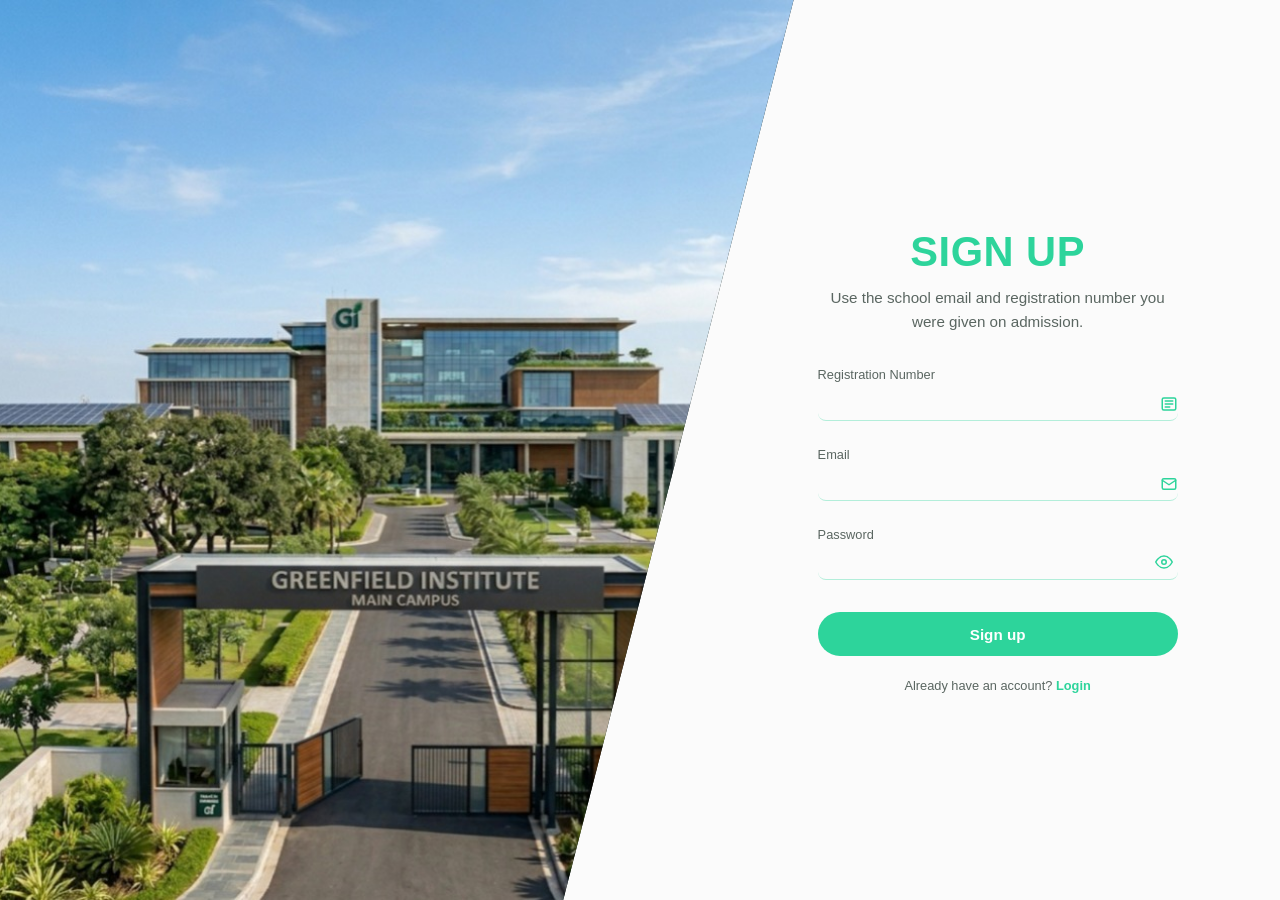
<file: signup.html>
<!DOCTYPE html>
<html lang="en">
<head>
    <meta charset="UTF-8" />
    <title>Sign up · Greenfield Institute</title>
    <!-- Login + signup now live together on index.html — this page just redirects
         so any existing /signup.html links still land on the right view. -->
    <meta http-equiv="refresh" content="0; url=index.html#signup" />
    <script>window.location.replace('index.html#signup');</script>
</head>
<body></body>
</html>
</file>
<file: assets/css/style.css>
/* ---------------------------------------------------------------
   Greenfield Institute — single shared stylesheet
   Design notes: green accent (#2f7d4f), simple card layout,
   responsive breakpoints at 768px and 480px.
   --------------------------------------------------------------- */

:root {
    /* --- Brand (same mint green in both modes) ----------------- */
    --color-primary:      #2DD49B; /* mint emerald — Greenfield brand */
    --color-primary-dark: #25B583; /* hover / pressed */
    --color-primary-deep: #1A8A63; /* deeper accent if needed */

    /* --- Light-mode tokens (defaults) -------------------------- */
    --bg:         #FBFBFB;  /* page background — neutral off-white */
    --surface:    #ffffff;  /* cards, modals */
    --text:       #0f1a14;  /* headings, body */
    --text-muted: #5a6661;  /* labels, captions */
    --border:     rgba(45, 212, 155, 0.35);  /* thin mint outline on cards, inputs, dividers */
    --slab-bg:    #0f1a14;  /* hero slab fallback if image missing */

    --shadow:     0 2px 8px rgba(0, 0, 0, 0.08);
    --radius:     8px;
    --navbar-h:   5rem;    /* fixed top navbar height — used by sidebar offset */

    /* --- Backwards-compat aliases for older pages -------------- */
    /* Existing rules still reference --green-700 etc., so map them
       onto the new tokens — old pages pick up the new look for free. */
    --green-700: var(--color-primary);
    --green-600: var(--color-primary-dark);
    --green-100: #ECF4E8;
    --grey-900:  var(--text);
    --grey-700:  var(--text-muted);
    --grey-300:  var(--border);
    --grey-100:  var(--bg);
    --red-600:   #c53030;
    --amber-100: #fff8e1;
}


* { box-sizing: border-box; }

body {
    margin: 0;
    font-family: -apple-system, BlinkMacSystemFont, "Segoe UI", Roboto, Helvetica, Arial, sans-serif;
    color: var(--text);
    background: var(--bg);
    line-height: 1.5;
}

/* --- Top navigation bar --------------------------------------
   Fixed at the top — content scrolls under it. White surface with
   mint text in light mode; auto-flips on the dark surface in dark mode. */
.navbar {
    position: fixed;
    top: 0;
    left: 0;
    right: 0;
    z-index: 50;
    height: var(--navbar-h);          /* lock the height so the sidebar lines up */
    background: var(--surface);
    color: var(--color-primary);
    padding: 0 1.5rem;
    display: flex;
    align-items: center;
    justify-content: space-between;
    border-bottom: 1px solid var(--border);
    box-shadow: 0 1px 8px rgba(0, 0, 0, 0.04);
}
.navbar h1 {
    font-size: 1.6rem;
    margin: 0;
    font-weight: 800;
    color: var(--color-primary);
    text-transform: uppercase;
    letter-spacing: 2.5px;
    display: flex;
    align-items: center;
    gap: 0.75rem;
}
/* Brand logo (the Gi monogram) sits to the left of the wordmark. */
.navbar__logo {
    height: 44px;
    width: auto;
    display: block;
    flex-shrink: 0;
}
/* Brand wordmark container — sits inline next to the logo. On desktop
   the title and the admin label flow on a single line (row); the
   stacked mobile layout lives in the .has-sidebar media query below. */
.navbar__brand {
    display: flex;
    flex-direction: row;
    align-items: baseline;
    gap: 0.5rem;
}
/* "ADMIN PANEL" suffix in the admin navbar — deep teal that pairs with
   the mint brand (analogous on the colour wheel). Reads as a sub-label
   without the harsh contrast of pure black. */
.navbar h1 .admin-label {
    color: #3A5F66;
    font-weight: 700;
}
.navbar nav a {
    color: var(--color-primary);
    text-decoration: none;
    margin-left: 1.5rem;
    font-size: 0.92rem;
    font-weight: 500;
    opacity: 0.85;
    transition: opacity 0.15s ease;
}
.navbar nav a:hover { opacity: 1; }
.navbar nav a.active { opacity: 1; text-decoration: underline; text-underline-offset: 4px; }
/* Logout sits at the right end and reads as a "danger" action — red. */
.navbar nav a.logout { color: var(--red-600); }
.navbar nav a.logout:hover { color: #a02525; }

/* --- Layout containers ---------------------------------------
   Top margin includes ~3.5rem of navbar clearance so the first content
   block sits comfortably below the fixed navbar. */
.container { max-width: 1100px; margin: 5rem auto 1.5rem; padding: 0 1rem; }

/* --- Inline accent for a user's name (dashboard "Welcome, X") --- */
.user-name { color: var(--color-primary); font-weight: 700; }

/* --- Dashboard quick-stats strip ----------------------------- */
.stats-row {
    display: grid;
    grid-template-columns: repeat(auto-fit, minmax(180px, 1fr));
    gap: 1rem;
    margin: 1.25rem 0 1.5rem;
}
.stat-card {
    background: var(--surface);
    border: 1px solid var(--border);
    border-radius: var(--radius);
    box-shadow: var(--shadow);
    padding: 1rem 1.25rem;
    /* Three stacked lines, centred — the big number sits visually
       in the middle between the label and the sub-text. */
    text-align: center;
}
.stat-card .stat-label {
    font-size: 0.72rem;
    color: var(--text-muted);
    text-transform: uppercase;
    letter-spacing: 0.5px;
    font-weight: 600;
    /* Keep the heading on one line so both cards stay visually identical
       (e.g. "PROFILE COMPLETION" doesn't wrap to two rows on phones). */
    white-space: nowrap;
}
.stat-card .stat-value {
    font-size: 2rem;
    font-weight: 800;
    color: var(--color-primary);
    margin-top: 0.4rem;
    line-height: 1;
}
.stat-card .stat-sub {
    font-size: 0.8rem;
    color: var(--text-muted);
    margin-top: 0.4rem;
}

/* --- Dashboard section blocks (current courses, recommendations) ---- */
.dash-section { margin-top: 2rem; }
.dash-section__header {
    display: flex;
    align-items: baseline;
    justify-content: space-between;
    margin-bottom: 0.75rem;
}
.dash-section__header h3 {
    margin: 0;
    color: var(--text);
    font-size: 1.05rem;
}
.dash-section__header a {
    color: var(--color-primary);
    text-decoration: none;
    font-size: 0.85rem;
    font-weight: 600;
}
.dash-section__header a:hover { text-decoration: underline; }

/* Wrapper around the current-courses table. Card chrome (background,
   border, shadow) lives here; the inner table scrolls horizontally
   when it doesn't fit (common on phones). */
.course-list {
    background: var(--surface);
    border: 1px solid var(--border);
    border-radius: var(--radius);
    box-shadow: var(--shadow);
    overflow-x: auto;
    -webkit-overflow-scrolling: touch;
}
.course-list .course-table {
    /* Reset the global `table` styles — chrome belongs to the wrapper
       now, and the table itself should be transparent so the wrapper's
       background/border/shadow show through correctly. */
    width: 100%;
    border-collapse: collapse;
    background: transparent;
    box-shadow: none;
    border-radius: 0;
    min-width: 520px;        /* forces horizontal scroll on narrow widths */
}
.course-list .course-table th,
.course-list .course-table td {
    padding: 0.6rem 0.9rem;
    white-space: nowrap;
    font-size: 0.88rem;
    border-bottom: 1px solid var(--border);
    text-align: left;
}
.course-list .course-table tbody tr:last-child td { border-bottom: none; }
.course-list .course-table .cl-dept {
    color: var(--color-primary);
    text-transform: uppercase;
    letter-spacing: 0.05em;
    font-weight: 700;
    font-size: 0.75rem;
}
.course-list .course-table .cl-title       { font-weight: 600; color: var(--text); }
.course-list .course-table .cl-code        { font-size: 0.8rem; color: var(--text-muted); letter-spacing: 0.5px; font-weight: 600; }
.course-list .course-table .cl-instructor  { color: var(--text-muted); }
/* Slim, mint-tinted horizontal scrollbar so the affordance reads as
   part of the brand on browsers that show it (mostly desktop). */
.course-list::-webkit-scrollbar          { height: 6px; }
.course-list::-webkit-scrollbar-thumb    {
    background: rgba(45, 212, 155, 0.35);
    border-radius: 4px;
}
.course-list__empty {
    padding: 1rem;
    color: var(--text-muted);
    font-size: 0.9rem;
}

/* --- Status pills (used in tables: pending / approved / rejected / dropped) */
.status-pill {
    display: inline-block;
    padding: 0.15rem 0.6rem;
    border-radius: 999px;
    font-size: 0.75rem;
    font-weight: 600;
    text-transform: capitalize;
}
.status-approved { background: rgba(45, 212, 155, 0.18); color: var(--color-primary); }
.status-pending  { background: rgba(217, 164, 65, 0.20); color: #b8841e; }
.status-rejected { background: rgba(197, 48, 48, 0.15); color: var(--red-600); }
.status-dropped  { background: rgba(107, 114, 128, 0.18); color: #6b7280; }

/* --- Admin overview: action items + activity feed + capacity --- */

/* Tier 1 — action item cards */
.action-card {
    display: flex;
    align-items: center;
    gap: 1rem;
    padding: 1rem 1.25rem;
    background: var(--surface);
    border: 1px solid var(--border);
    border-radius: var(--radius);
    box-shadow: var(--shadow);
    text-decoration: none;
    color: var(--text);
    transition: transform 0.12s ease, border-color 0.12s ease;
}
.action-card:hover { transform: translateY(-2px); border-color: var(--color-primary); }
.action-card .badge-count {
    min-width: 44px;
    height: 44px;
    border-radius: 999px;
    background: rgba(45, 212, 155, 0.15);
    color: var(--color-primary);
    display: flex;
    align-items: center;
    justify-content: center;
    font-size: 1.2rem;
    font-weight: 700;
    padding: 0 0.5rem;
}
.action-card.has-pending .badge-count {
    background: rgba(217, 164, 65, 0.20);
    color: #b8841e;
}
.action-card .action-card__body { flex: 1; }
.action-card .action-card__label {
    font-size: 0.95rem;
    font-weight: 600;
    color: var(--text);
}
.action-card .action-card__hint {
    font-size: 0.8rem;
    color: var(--text-muted);
    margin-top: 0.15rem;
}

/* All-caught-up empty state */
.action-empty {
    background: rgba(45, 212, 155, 0.08);
    border: 1px solid rgba(45, 212, 155, 0.4);
    border-radius: var(--radius);
    padding: 1.25rem;
    text-align: center;
    color: var(--color-primary);
    font-weight: 600;
}

/* Tier 3 — activity feed list */
.activity-list {
    background: var(--surface);
    border: 1px solid var(--border);
    border-radius: var(--radius);
    box-shadow: var(--shadow);
    overflow: hidden;
}
.activity-item {
    display: flex;
    align-items: center;
    gap: 0.75rem;
    padding: 0.75rem 1rem;
    border-bottom: 1px solid var(--border);
    font-size: 0.92rem;
}
.activity-item:last-child { border-bottom: none; }
.activity-item .activity-dot {
    width: 8px; height: 8px; border-radius: 999px;
    background: var(--color-primary); flex-shrink: 0;
}
.activity-item.is-admission .activity-dot { background: #3b82f6; }
.activity-item.is-registration .activity-dot { background: var(--color-primary); }
.activity-item .activity-text { flex: 1; color: var(--text); }
.activity-item .activity-time { color: var(--text-muted); font-size: 0.8rem; }

/* Tier 4 — capacity alerts with progress bar */
.capacity-list {
    background: var(--surface);
    border: 1px solid var(--border);
    border-radius: var(--radius);
    box-shadow: var(--shadow);
    overflow: hidden;
}
.capacity-item {
    padding: 0.75rem 1rem;
    border-bottom: 1px solid var(--border);
}
.capacity-item:last-child { border-bottom: none; }
.capacity-item__header {
    display: flex;
    justify-content: space-between;
    align-items: baseline;
    margin-bottom: 0.4rem;
}
.capacity-item__title { font-weight: 600; font-size: 0.92rem; color: var(--text); }
.capacity-item__code  { font-size: 0.8rem; color: var(--text-muted); letter-spacing: 0.4px; }
.capacity-item__numbers { font-size: 0.8rem; color: var(--text-muted); font-weight: 500; }
.capacity-bar {
    height: 6px;
    border-radius: 999px;
    background: rgba(45, 212, 155, 0.15);
    overflow: hidden;
}
.capacity-bar__fill {
    height: 100%;
    background: var(--color-primary);
    transition: width 0.2s ease;
}
.capacity-bar__fill.is-warning { background: #b8841e; }
.capacity-bar__fill.is-full    { background: var(--red-600); }

/* Profile-completion banner — shown only when incomplete.
   Stacked layout: the message takes the full width (wraps naturally to
   ~2 lines), then the action link sits centred on its own row. */
.profile-nag {
    display: flex;
    flex-direction: column;
    align-items: stretch;
    gap: 0.6rem;
    background: rgba(45, 212, 155, 0.08);
    border: 1px solid rgba(45, 212, 155, 0.4);
    border-radius: var(--radius);
    padding: 0.85rem 1.1rem;
    margin: 1rem 0 0.5rem;
}
.profile-nag p { margin: 0; color: var(--text); font-size: 0.92rem; }
.profile-nag a {
    color: var(--color-primary);
    font-weight: 600;
    text-decoration: none;
    white-space: nowrap;
    text-align: center;
}
.profile-nag a:hover { text-decoration: underline; }

/* --- Side navigation (student pages) -------------------------
   Mint-green rail on the left. Sits flush below the fixed navbar.
   All text and icons render white against the green surface. */
.sidebar {
    position: fixed;
    top: 0;
    left: 0;
    bottom: 0;
    width: 240px;
    background: var(--color-primary);
    border-right: none;
    display: flex;
    flex-direction: column;
    z-index: 50;
}
.sidebar__nav {
    flex: 1;
    display: flex;
    flex-direction: column;
    padding: 1rem 0;
    overflow-y: auto;
}
.sidebar__nav a {
    display: flex;
    align-items: center;
    gap: 0.85rem;
    padding: 0.75rem 1.5rem;
    color: #fff;
    text-decoration: none;
    font-size: 0.92rem;
    font-weight: 500;
    border-left: 3px solid transparent;
    transition: background 0.15s ease, color 0.15s ease, border-left-color 0.15s ease;
}
.sidebar__nav a:hover {
    background: rgba(255, 255, 255, 0.12);
    color: #fff;
}
.sidebar__nav a.active {
    background: rgba(255, 255, 255, 0.18);
    color: #fff;
    border-left-color: #fff;
}
.sidebar__nav a svg {
    width: 18px;
    height: 18px;
    flex-shrink: 0;
}
.sidebar__footer {
    padding: 1rem 1.5rem 1.25rem;
    border-top: 1px solid rgba(255, 255, 255, 0.25);
    display: flex;
    align-items: center;
    gap: 0.75rem;
}
.sidebar__footer .logout {
    color: #cc2929;   /* deep red — readable on mint without being neon */
    text-decoration: none;
    font-size: 0.92rem;
    font-weight: 700;
    display: flex;
    align-items: center;
    gap: 0.5rem;
    flex: 1;
}
.sidebar__footer .logout:hover { color: #ffffff; }
.sidebar__footer .logout svg { width: 18px; height: 18px; }

/* Layout on pages that combine navbar (top) + sidebar (left).
   Navbar is full-width at top, sidebar starts BELOW it on the left,
   main content starts to the right of sidebar AND below the navbar. */
.has-sidebar .navbar       { justify-content: center; }  /* center the brand */
.has-sidebar .sidebar      { top: var(--navbar-h); }     /* drop below the navbar */
.has-sidebar .main {
    margin-left: 240px;
    margin-top: var(--navbar-h);
    min-height: calc(100vh - var(--navbar-h));
}
.has-sidebar .container { margin-top: 1.5rem; }

/* --- Hamburger button (lives in the navbar, mobile/tablet only) --- */
.navbar__hamburger {
    display: none;       /* hidden on desktop, shown via media query below */
    background: transparent;
    border: none;
    padding: 0.5rem;
    color: var(--color-primary);
    cursor: pointer;
    align-items: center;
    justify-content: center;
}
.navbar__hamburger svg { width: 26px; height: 26px; }
/* Hamburger uses the same <button> element as form buttons, so the
   global button hover (lift + shadow) would otherwise apply. Override
   it: on hover/active just shift the colour to the darker brand mint,
   no movement, no shadow. Selector needs :not(:disabled) so it beats
   the global button:not(:disabled):hover rule's specificity.

   IMPORTANT: the mobile media query (.has-sidebar .navbar__hamburger)
   uses transform: translateY(-50%) to vertically centre the button
   inside the navbar. We must preserve that exact transform here —
   setting "transform: none" on hover would reset the centring and
   the button would jump up to the top of the bar. */
.navbar__hamburger:not(:disabled):hover,
.navbar__hamburger:not(:disabled):active {
    transform: translateY(-50%);
    box-shadow: none;
    background: rgba(45, 212, 155, 0.15);
    color: var(--color-primary-dark);
    border-radius: 6px;
}

/* Click-to-close overlay behind the open sidebar. Element is injected
   dynamically by nav.js; lives in the DOM but hidden until needed.
   pointer-events: none when closed — otherwise it'd block clicks on the
   main content even though it's invisible. */
.sidebar-backdrop {
    display: none;
    position: fixed;
    top: var(--navbar-h);
    left: 0; right: 0; bottom: 0;
    background: rgba(0, 0, 0, 0.45);
    z-index: 40;
    opacity: 0;
    pointer-events: none;
    transition: opacity 0.2s ease;
}

/* --- Sidebar collapses into a hamburger menu on phones/tablets ----- */
@media (max-width: 1199px) {
    /* Show hamburger; pin it to the left of the navbar.
       Brand stays centred because the hamburger is absolute. */
    .has-sidebar .navbar__hamburger {
        display: flex;
        position: absolute;
        left: 0.75rem;
        top: 50%;
        transform: translateY(-50%);
    }
    /* Push the navbar's content right so it doesn't overlap the hamburger,
       and shrink the brand a bit so the wordmark fits on a phone. */
    .has-sidebar .navbar {
        padding-left: 3.75rem;
    }
    .has-sidebar .navbar h1 {
        font-size: 0.95rem;
        letter-spacing: 0.5px;
        gap: 0.5rem;
    }
    /* On phones the brand stacks so "ADMIN PANEL" sits on its own
       line under "GREENFIELD INSTITUTE" — there's not enough width
       to keep them inline once the wordmark fills the row.
       align-items: center centres "ADMIN PANEL" horizontally within
       the width of the wordmark above it. */
    .has-sidebar .navbar__brand {
        flex-direction: column;
        align-items: center;
        gap: 0.1rem;
        line-height: 1.1;
    }
    /* Keep the wordmark on a single line — at this font size it fits
       cleanly even on the narrowest phones (≈320px viewport). */
    .has-sidebar .navbar__title { white-space: nowrap; }
    .has-sidebar .navbar h1 .admin-label {
        font-size: 0.78em;
        letter-spacing: 1px;
        white-space: nowrap;
    }
    .has-sidebar .navbar__logo {
        height: 36px;
    }

    /* Sidebar starts hidden off-screen to the left, slides in on toggle.
       Higher z-index than backdrop so it sits on top of the dim overlay. */
    .has-sidebar .sidebar {
        transform: translateX(-100%);
        transition: transform 0.25s ease;
        z-index: 55;
    }
    .has-sidebar.sidebar-open .sidebar {
        transform: translateX(0);
    }

    /* Main column reclaims full width — no sidebar in flow on mobile. */
    .has-sidebar .main {
        margin-left: 0;
    }

    /* Backdrop visible only when sidebar is open. */
    .has-sidebar .sidebar-backdrop { display: block; }
    .has-sidebar.sidebar-open .sidebar-backdrop {
        opacity: 1;
        pointer-events: auto;
    }
}

.auth-wrap {
    max-width: 420px;
    margin: 4rem auto;
    background: #fff;
    border-radius: var(--radius);
    box-shadow: var(--shadow);
    padding: 2rem;
}
.auth-wrap h2 { margin-top: 0; color: var(--green-700); }
.auth-wrap .switch { font-size: 0.9rem; margin-top: 1rem; text-align: center; }

/* --- Split-panel auth (login / signup) ----------------------- */
.auth-page {
    margin: 0;
    height: 100vh;
    overflow: hidden;
    background: var(--bg);
}

.auth-card {
    position: relative;
    width: 100vw;
    height: 100vh;
    background: var(--bg);
    overflow: hidden;
}

/* Dark panel — full viewport, diagonal-clipped, holds the hero <img> as a child.
   Default clip-path (signup): dark slab on the LEFT.
   .mode-login overrides it to mirror the diagonal to the right. */
.auth-card__dark {
    position: absolute;
    inset: 0;
    clip-path: polygon(0 0, 62% 0, 44% 100%, 0 100%);
    background: var(--slab-bg);
    overflow: hidden;
}
.mode-login .auth-card__dark {
    clip-path: polygon(38% 0, 100% 0, 100% 100%, 56% 100%);
}

/* Hero image inside the dark panel. We position it via `left` only (never `right`)
   so the animation keyframes can interpolate left+width smoothly. */
.auth-card__hero {
    position: absolute;
    top: 0;
    height: 100vh;
    width: 62vw;
    object-fit: cover;
    display: block;
    pointer-events: none;
    left: 0;            /* default = signup layout (image hugs left edge) */
}
.mode-login .auth-card__hero {
    left: 38vw;         /* login = image starts where the diagonal starts at top */
}

/* Form panel — sits on the opposite side of the diagonal. */
.auth-card__form {
    position: absolute;
    inset: 0;
    display: flex;
    align-items: center;
    justify-content: flex-end;
    padding: 0 8vw 0 0; /* default = signup, form on the right */
}
.mode-login .auth-card__form {
    justify-content: flex-start;
    padding: 0 0 0 8vw;
}
.auth-card__form-inner {
    width: 360px;
    max-width: 100%;
}

/* View visibility — only the active mode's content is shown. The other view
   stays in the DOM (so its inputs keep their values) but is hidden. */
.auth-view { display: none; }
.mode-login  .auth-view--login  { display: block; }
.mode-signup .auth-view--signup { display: block; }

/* Welcome heading + intro text shown above the form on the white side. */
.auth-welcome {
    margin-bottom: 2rem;
}
.auth-welcome h1 {
    font-size: clamp(2rem, 3.5vw, 2.6rem);
    line-height: 1.1;
    margin: 0 0 0.75rem;
    color: var(--color-primary);
    font-weight: 800;
    letter-spacing: 0.5px;
    text-align: center;
    white-space: nowrap; /* keep "WELCOME BACK!" / "CREATE ACCOUNT" on one line */
}
.auth-welcome p {
    margin: 0;
    color: var(--text-muted);
    font-size: 0.95rem;
    line-height: 1.55;
    text-align: center;
}

/* Signup heading sits slightly lower than login's — gives the longer form
   some breathing room from the top of the visible area. */
.mode-signup .auth-welcome { margin-top: 2.5rem; }

/* Underline-style fields with right-aligned icon. */
.auth-field {
    position: relative;
    margin-top: 1.5rem;
}
.auth-field label {
    display: block;
    font-size: 0.8rem;
    color: var(--text-muted);
    margin-bottom: 0.25rem;
}
.auth-field input {
    width: 100%;
    border: none;
    border-bottom: 1px solid var(--border);
    padding: 0.45rem 1.75rem 0.45rem 0;
    background: transparent;
    font-size: 0.95rem;
    color: var(--text);
    font-family: inherit;
}
.auth-field input:focus {
    outline: none;
    border-bottom-color: var(--color-primary);
}
/* Edge injects its own password-reveal eye + clear button — hide them so
   our custom mint eye is the only one users see. */
.auth-field input::-ms-reveal,
.auth-field input::-ms-clear { display: none; }
.auth-field__icon {
    position: absolute;
    right: 0;
    bottom: 0.5rem;
    width: 18px;
    height: 18px;
    color: var(--color-primary);
    pointer-events: none;
}

/* Password show/hide toggle — same position as a regular icon, but it's a real
   button so it can be clicked. Resets the global button styles so it doesn't
   pick up the green pill look. */
.auth-field__toggle {
    position: absolute;
    right: 0;
    bottom: 0.25rem;
    width: 28px;
    height: 28px;
    padding: 0;
    margin: 0;
    background: transparent;
    border: none;
    border-radius: 0;
    color: var(--color-primary);
    cursor: pointer;
    display: flex;
    align-items: center;
    justify-content: center;
    pointer-events: auto;
}
.auth-field__toggle:hover { background: transparent; color: var(--color-primary-dark); }
.auth-field__toggle svg { width: 18px; height: 18px; }
/* Show eye when password is hidden, eye-off when visible. */
.auth-field__toggle .icon-eye { display: block; }
.auth-field__toggle .icon-eye-off { display: none; }
.auth-field__toggle.is-visible .icon-eye { display: none; }
.auth-field__toggle.is-visible .icon-eye-off { display: block; }

/* Pill button — primary brand green in both modes. */
.auth-btn {
    margin-top: 2rem;
    width: 100%;
    background: var(--color-primary);
    color: #fff;
    border: none;
    border-radius: 999px;
    padding: 0.85rem 1.5rem;
    font-size: 0.95rem;
    font-weight: 600;
    cursor: pointer;
    transition: background 0.15s ease;
}
.auth-btn:hover { background: var(--color-primary-dark); }
.auth-btn:disabled { background: var(--text-muted); cursor: not-allowed; }

.auth-card__switch {
    margin-top: 1.25rem;
    text-align: center;
    font-size: 0.8rem;
    color: var(--text-muted);
}
.auth-card__switch a {
    color: var(--color-primary);
    text-decoration: none;
    font-weight: 600;
}
.auth-card__switch a:hover { text-decoration: underline; }

.auth-card__msg { margin-top: 1rem; }
.auth-card__msg .alert { font-size: 0.85rem; padding: 0.5rem 0.75rem; margin-bottom: 0; }

/* --- Transition between login ↔ signup ----------------------
   Three keyframes run in parallel for 900ms total. Continuous morph
   (no plateau) and a smooth ease-in-out — feels less like a flash.
   JS swaps the mode class at the 50% midpoint (450 ms) when the form
   panel is fully off-screen, so the side/content swap is invisible. */

/* shared smooth easing */
:root { --auth-ease: cubic-bezier(0.65, 0, 0.35, 1); }

/* --- LOGIN → SIGNUP --- */
@keyframes dark-l2s {
    0%   { clip-path: polygon(38% 0, 100% 0, 100% 100%, 56% 100%); }
    50%  { clip-path: polygon(0 0, 100% 0, 100% 100%, 0 100%); }
    100% { clip-path: polygon(0 0, 62% 0, 44% 100%, 0 100%); }
}
@keyframes hero-l2s {
    0%   { left: 38vw; width: 62vw; }
    50%  { left: 0;    width: 100vw; }
    100% { left: 0;    width: 62vw; }
}

/* --- SIGNUP → LOGIN --- */
@keyframes dark-s2l {
    0%   { clip-path: polygon(0 0, 62% 0, 44% 100%, 0 100%); }
    50%  { clip-path: polygon(0 0, 100% 0, 100% 100%, 0 100%); }
    100% { clip-path: polygon(38% 0, 100% 0, 100% 100%, 56% 100%); }
}
@keyframes hero-s2l {
    0%   { left: 0;    width: 62vw; }
    50%  { left: 0;    width: 100vw; }
    100% { left: 38vw; width: 62vw; }
}

/* --- Form swap — slides straight down, then straight back up.
   At 50% (peak) the form is fully off-screen. */
@keyframes form-swap {
    0%   { transform: translateY(0);     opacity: 1; }
    50%  { transform: translateY(110vh); opacity: 0; }
    100% { transform: translateY(0);     opacity: 1; }
}

/* Apply the animations when JS adds .is-going-to-X to the body. */
.is-going-to-signup .auth-card__dark { animation: dark-l2s 3500ms var(--auth-ease) both; }
.is-going-to-signup .auth-card__hero { animation: hero-l2s 3500ms var(--auth-ease) both; }
.is-going-to-login  .auth-card__dark { animation: dark-s2l 3500ms var(--auth-ease) both; }
.is-going-to-login  .auth-card__hero { animation: hero-s2l 3500ms var(--auth-ease) both; }
.is-going-to-signup .auth-card__form,
.is-going-to-login  .auth-card__form { animation: form-swap 3500ms var(--auth-ease) both; }

/* --- AUTH PAGE — MOBILE & TABLET LAYOUT ( ≤ 1199px ) ----------
   Covers all phones and tablets (in any orientation, including iPad
   Pro in landscape at 1194px). Desktop split kicks in at 1200px+.

   Layout becomes a simple vertical stack:
     ┌──────────────┐
     │     IMAGE    │  ← clean hero (no blur), 80% of viewport height
     ├──────────────┤
     │  WELCOME +   │  ← form scrolls below the image
     │  FORM        │     in normal flow
     └──────────────┘
*/
@media (max-width: 1199px) {

    /* Allow the page to scroll vertically — the desktop layout is locked
       to 100vh with overflow:hidden, which breaks the stacked layout. */
    body.auth-page {
        height: auto;
        min-height: 100vh;
        overflow: auto;
    }
    .auth-card {
        height: auto;
        min-height: 100vh;
        overflow: visible;
        display: flex;
        flex-direction: column;
    }

    /* IMAGE BLOCK — sits at the top, fixed 40vh tall, no diagonal, no blur. */
    .auth-card__dark,
    .mode-login  .auth-card__dark,
    .mode-signup .auth-card__dark {
        position: relative;
        inset: auto;
        width: 100%;
        height: 80vh;
        clip-path: none;
        flex-shrink: 0;
    }
    .auth-card__hero,
    .mode-login  .auth-card__hero,
    .mode-signup .auth-card__hero {
        position: absolute;
        top: 0;
        left: 0;
        width: 100%;
        height: 100%;
        object-fit: cover;
        filter: none;
        transform: none;
    }

    /* FORM BLOCK — sits below the image in normal flow. */
    .auth-card__form,
    .mode-login  .auth-card__form,
    .mode-signup .auth-card__form {
        position: relative;
        inset: auto;
        flex: 1;
        justify-content: center;
        align-items: center;
        padding: 2rem 1.5rem;
    }

    /* No card wrapping — form content lays out directly on the page bg. */
    .auth-card__form-inner {
        width: 100%;
        max-width: 380px;
        background: transparent;
        backdrop-filter: none;
        -webkit-backdrop-filter: none;
        padding: 0;
        border: none;
        border-radius: 0;
        box-shadow: none;
    }

    /* Tighter spacing on small screens. */
    .auth-welcome { margin-bottom: 1.25rem; }
    .auth-welcome h1 { font-size: 1.7rem; letter-spacing: 1px; }
    .mode-signup .auth-welcome { margin-top: 0; }

    /* Disable all the desktop transitions on mobile — they were built
       around the diagonal split, which no longer exists here. The mode
       swap happens instantly. */
    .is-going-to-signup .auth-card__dark,
    .is-going-to-signup .auth-card__hero,
    .is-going-to-login  .auth-card__dark,
    .is-going-to-login  .auth-card__hero,
    .is-going-to-signup .auth-card__form,
    .is-going-to-login  .auth-card__form {
        animation: none;
    }
}


/* --- Forms --------------------------------------------------- */
form .field { margin-bottom: 1rem; }
form label  { display: block; font-size: 0.85rem; margin-bottom: 0.25rem; color: var(--text-muted); }
form input, form textarea, form select {
    width: 100%;
    padding: 0.55rem 0.7rem;
    border: 1px solid var(--border);
    border-radius: var(--radius);
    font-size: 0.95rem;
    font-family: inherit;
    background: var(--bg);
    color: var(--text);
}
form input:focus, form textarea:focus, form select:focus {
    outline: 2px solid var(--color-primary);
    border-color: var(--color-primary);
}

button, .btn {
    background: var(--color-primary);
    color: #fff;
    border: none;
    padding: 0.6rem 1.1rem;
    border-radius: var(--radius);
    font-size: 0.95rem;
    cursor: pointer;
    text-decoration: none;
    display: inline-block;
}
button:hover, .btn:hover { background: var(--color-primary-dark); }
button:disabled { background: var(--text-muted); cursor: not-allowed; opacity: 0.6; }
/* Outline-style secondary button — works on both light and dark surfaces. */
.btn-secondary {
    background: transparent;
    color: var(--text);
    border: 1px solid var(--border);
}
.btn-secondary:hover { background: var(--bg); border-color: var(--text-muted); }
.btn-danger    { background: var(--red-600); }
.btn-danger:hover { background: #a02525; }

/* --- Alerts --------------------------------------------------
   Use rgba backgrounds so they tint nicely on both light and dark surfaces. */
.alert { padding: 0.75rem 1rem; border-radius: var(--radius); margin-bottom: 1rem; font-size: 0.9rem; }
.alert.error   { background: rgba(197, 48, 48, 0.15);  color: var(--red-600); }
.alert.success { background: rgba(45, 212, 155, 0.15); color: var(--color-primary); }
.alert.info    { background: rgba(217, 164, 65, 0.18); color: #d9a441; }

/* --- Cards & course grid ------------------------------------- */
.toolbar {
    display: flex; gap: 0.75rem; flex-wrap: wrap;
    margin-bottom: 1.25rem;
    padding: 0;
    background: transparent;
    border: none;
    box-shadow: none;
}

/* Pill-shaped search + select — thin, modern, look like real search bars. */
.toolbar input,
.toolbar input[type="search"],
.toolbar select {
    flex: 1 1 200px;
    height: 40px;
    box-sizing: border-box;
    padding: 0 1rem;
    line-height: 1;
    border-radius: 999px;
    border: 1px solid var(--border);
    background: var(--surface);
    color: var(--text);
    font-size: 0.92rem;
    font-family: inherit;
    transition: border-color 0.15s ease, box-shadow 0.15s ease;
}
.toolbar input:focus,
.toolbar select:focus {
    outline: none;
    border-color: var(--color-primary);
    box-shadow: 0 0 0 3px rgba(45, 212, 155, 0.15);
}

/* Custom chevron for the select (default browser arrow is ugly). */
.toolbar select {
    appearance: none;
    -webkit-appearance: none;
    background-image: url("data:image/svg+xml;utf8,<svg xmlns='http://www.w3.org/2000/svg' width='12' height='8' viewBox='0 0 12 8' fill='none' stroke='%232DD49B' stroke-width='2' stroke-linecap='round' stroke-linejoin='round'><polyline points='2 2 6 6 10 2'/></svg>");
    background-repeat: no-repeat;
    background-position: right 1rem center;
    padding-right: 2.5rem;
    cursor: pointer;
}

/* Search-type inputs strip their native clear/cancel buttons in
   WebKit so the pill stays clean. */
.toolbar input[type="search"]::-webkit-search-cancel-button { display: none; }

/* Inline cluster of related buttons (e.g. Import / Export). Stays a
   single row even when the parent toolbar stacks vertically on phones
   — child buttons split the available width evenly via flex: 1. */
.btn-group {
    display: flex;
    gap: 0.5rem;
}
.btn-group > .btn,
.btn-group > button,
.btn-group > a { flex: 1; text-align: center; }

/* --- Themed dropdown (replaces <select>) ---------------------
   Native <select> only lets you style the closed trigger, not the
   option panel. This component renders a button + listbox we own,
   so the menu can match the rest of the brand. Behaviour lives in
   assets/js/dropdown.js. */
.dropdown { position: relative; }
.toolbar .dropdown {
    flex: 1 1 200px;
    min-width: 0;            /* allow shrinking inside the flex toolbar */
}
.dropdown__trigger {
    /* Mirror .toolbar input/select pill so the two sit on the same
       baseline with identical height, padding, and border-radius. */
    width: 100%;
    height: 40px;
    box-sizing: border-box;
    padding: 0 2.5rem 0 1rem;
    line-height: 1;
    border-radius: 999px;
    border: 1px solid var(--border);
    background: var(--surface);
    color: var(--text);
    font-size: 0.92rem;
    font-family: inherit;
    display: flex;
    align-items: center;
    cursor: pointer;
    text-align: left;
    transition: border-color 0.15s ease, box-shadow 0.15s ease;
}
.dropdown__trigger:hover { background: var(--surface); }
.dropdown__trigger:focus,
.dropdown__trigger[aria-expanded="true"] {
    outline: none;
    border-color: var(--color-primary);
    box-shadow: 0 0 0 3px rgba(45, 212, 155, 0.15);
}
.dropdown__label {
    flex: 1;
    overflow: hidden;
    text-overflow: ellipsis;
    white-space: nowrap;
}
.dropdown__chevron {
    width: 12px;
    height: 8px;
    color: var(--color-primary);
    position: absolute;
    right: 1rem;
    top: 50%;
    transform: translateY(-50%);
    transition: transform 0.18s ease;
    pointer-events: none;
}
.dropdown__trigger[aria-expanded="true"] .dropdown__chevron {
    transform: translateY(-50%) rotate(180deg);
}
.dropdown__menu {
    position: absolute;
    top: calc(100% + 0.4rem);
    left: 0;
    right: 0;
    z-index: 30;
    margin: 0;
    padding: 0.35rem;
    list-style: none;
    background: var(--surface);
    border: 1px solid var(--border);
    border-radius: var(--radius);
    box-shadow: 0 10px 28px rgba(0, 0, 0, 0.10);
    max-height: 260px;
    overflow-y: auto;
}
.dropdown__menu[hidden] { display: none; }
.dropdown__option {
    padding: 0.55rem 0.75rem;
    border-radius: 8px;
    cursor: pointer;
    font-size: 0.9rem;
    color: var(--text);
    transition: background 0.1s ease, color 0.1s ease;
}
.dropdown__option:hover,
.dropdown__option.is-active {
    background: rgba(45, 212, 155, 0.10);
    color: var(--color-primary);
}
.dropdown__option.is-selected {
    background: rgba(45, 212, 155, 0.18);
    color: var(--color-primary);
    font-weight: 600;
}

/* Stack only at narrow phone widths.
   The course-grid stays 2+ columns down to ~600px (minmax(280px,1fr)),
   so keeping the toolbar side-by-side at tablet/landscape widths makes
   the search width match the card width below. We only stack when the
   grid itself collapses to a single column (~≤480px).

   Important: reset flex sizing — in a column flex container, flex-basis
   maps to HEIGHT, so the desktop's `flex: 1 1 200px` would otherwise
   make each input 200px TALL. We force flex off and use width: 100%. */
@media (max-width: 480px) {
    .toolbar { flex-direction: column; gap: 0.5rem; align-items: stretch; }
    /* Must include input[type="search"] explicitly — the base rule uses
       that selector (specificity 0,2,1), so a bare `.toolbar input`
       override (0,1,1) loses the cascade for the search field and leaves
       it with `flex: 1 1 200px`. In column mode, that 200px becomes the
       MAIN-AXIS size (height), and the input balloons. */
    .toolbar input,
    .toolbar input[type="search"],
    .toolbar select {
        flex: 0 0 auto;
        width: 100%;
        height: 40px;
    }
    .toolbar .dropdown {
        flex: 0 0 auto;
        width: 100%;
    }
}

.course-grid { display: grid; grid-template-columns: repeat(auto-fill, minmax(280px, 1fr)); gap: 1rem; }

.course-card {
    background: var(--surface);
    border: 1px solid var(--border);
    border-radius: var(--radius);
    box-shadow: var(--shadow);
    padding: 1rem 1.1rem;
    display: flex; flex-direction: column;
}
.course-card h3 { margin: 0 0 0.25rem; color: var(--color-primary); font-size: 1.05rem; }
.course-card .code { font-size: 0.8rem; color: var(--text-muted); letter-spacing: 0.5px; }
.course-card p   { font-size: 0.9rem; color: var(--text-muted); flex-grow: 1; }
.course-card .meta {
    display: flex; flex-wrap: wrap; gap: 0.4rem 1rem;
    font-size: 0.8rem; color: var(--text-muted);
    margin: 0.5rem 0 0.75rem;
}
.course-card .meta span::before { content: "•  "; color: var(--color-primary); }
.course-card .actions { display: flex; gap: 0.5rem; }
/* Card footer — single row holding meta info on the left and the
   action (button or link) on the right. Used by the catalogue cards
   (lecturer + enrolled + Register) and the dashboard recommendations
   (enrolled + View in catalogue). */
.course-card .card-foot {
    display: flex;
    align-items: center;
    justify-content: space-between;
    gap: 0.75rem;
    margin-top: auto;        /* sticks to the bottom of the flex card */
    padding-top: 0.6rem;
    flex-wrap: wrap;         /* lets the button drop below on tiny cards */
}
.course-card .card-foot .enrolled {
    font-size: 0.8rem;
    color: var(--text-muted);
}
/* Bullet-separated meta (instructor • X/Y enrolled). Same look as the
   old .meta block, but inline so the button can sit on the same row. */
.course-card .card-foot__meta {
    display: flex;
    flex-wrap: wrap;
    gap: 0.25rem 0.85rem;
    font-size: 0.8rem;
    color: var(--text-muted);
    min-width: 0;            /* allow shrinking inside the flex row */
}
.course-card .card-foot__meta span::before {
    content: "•  ";
    color: var(--color-primary);
}
.course-card .card-foot .btn,
.course-card .card-foot button {
    padding: 0.4rem 0.95rem;
    font-size: 0.85rem;
    flex-shrink: 0;          /* never let the button shrink to nothing */
}

.badge {
    display: inline-block; font-size: 0.7rem; padding: 0.15rem 0.5rem;
    border-radius: 999px;
    background: rgba(45, 212, 155, 0.15); color: var(--color-primary);
    margin-left: 0.4rem;
}
.badge.full { background: rgba(197, 48, 48, 0.15); color: var(--red-600); }

/* --- Tables (admin) -----------------------------------------
   Use semantic tokens so the table swaps cleanly between modes.
   Header background is a low-opacity tint of the brand mint,
   which reads well on both white and near-black surfaces. */
table {
    width: 100%; border-collapse: collapse;
    background: var(--surface);
    box-shadow: var(--shadow);
    border-radius: var(--radius);
    overflow: hidden;
}
table th, table td {
    padding: 0.6rem 0.8rem; text-align: left;
    border-bottom: 1px solid var(--border);
    font-size: 0.9rem;
    color: var(--text);
}
table th {
    background: rgba(45, 212, 155, 0.12);
    color: var(--color-primary);
    font-weight: 600;
}
table tr:last-child td { border-bottom: none; }
table tbody tr:hover { background: rgba(45, 212, 155, 0.05); }

/* --- Motion & micro-interactions ----------------------------
   Subtle reveal-on-scroll + hover lifts to keep the UI lively
   without competing with content. Every effect is short (≤450ms)
   and disabled when the user prefers reduced motion. */

/* Tiny opacity fade-in on every page load so navigation between
   pages doesn't feel like a hard flash. */
body { animation: page-fade-in 0.28s ease both; }
@keyframes page-fade-in {
    from { opacity: 0; }
    to   { opacity: 1; }
}

/* Reveal-on-scroll — driven by assets/js/reveal.js. The class
   `is-visible` is added when the element enters the viewport. */
.reveal {
    opacity: 0;
    transform: translateY(14px);
    transition: opacity 0.45s ease, transform 0.45s ease;
    will-change: opacity, transform;
}
.reveal.is-visible {
    opacity: 1;
    transform: translateY(0);
}

/* Card hover lifts — cards already have shadows; on hover we
   raise them a few pixels and deepen the shadow slightly so the
   surface feels touchable. */
.course-card,
.stat-card {
    transition: transform 0.15s ease, box-shadow 0.18s ease, border-color 0.15s ease;
}
.course-card:hover,
.stat-card:hover {
    transform: translateY(-3px);
    box-shadow: 0 12px 28px rgba(0, 0, 0, 0.08);
    border-color: rgba(45, 212, 155, 0.45);
}

/* Status pills get a small scale on hover — they're read-only,
   but the bump signals interactivity for the parent row/card. */
.status-pill { transition: transform 0.12s ease; }
.course-card:hover .status-pill,
tr:hover .status-pill { transform: scale(1.05); }

/* Buttons — keep their existing colour change, add a small press
   feedback so clicks feel physical. */
button, .btn {
    transition: background 0.15s ease, transform 0.08s ease, box-shadow 0.15s ease;
}
button:not(:disabled):hover,
.btn:hover { transform: translateY(-1px); box-shadow: 0 4px 12px rgba(45, 212, 155, 0.25); }
button:not(:disabled):active,
.btn:active { transform: translateY(0); box-shadow: none; }

/* Sidebar nav — icons drift right slightly on hover, accent bar
   slides into place. Active rows stay anchored. */
.sidebar__nav a svg {
    transition: transform 0.18s ease;
}
.sidebar__nav a:hover svg { transform: translateX(3px); }

/* Navbar logo — subtle pulse on hover for a friendly brand touch. */
.navbar__logo { transition: transform 0.2s ease; }
.navbar h1:hover .navbar__logo { transform: scale(1.06) rotate(-3deg); }

/* Top-level nav links (in-page anchors, "See all", etc.) — soft
   underline grow-in. */
.dash-section__header a {
    position: relative;
}
.dash-section__header a::after {
    content: '';
    position: absolute;
    left: 0; bottom: -2px;
    width: 100%;
    height: 1.5px;
    background: var(--color-primary);
    transform: scaleX(0);
    transform-origin: left center;
    transition: transform 0.18s ease;
}
.dash-section__header a:hover::after { transform: scaleX(1); }
.dash-section__header a:hover { text-decoration: none; }

/* Honour the OS-level reduced-motion preference — disable every
   animation and transition the project introduces. */
@media (prefers-reduced-motion: reduce) {
    body { animation: none; }
    .reveal,
    .reveal.is-visible {
        opacity: 1;
        transform: none;
        transition: none;
    }
    .course-card,
    .stat-card,
    .status-pill,
    button, .btn,
    .sidebar__nav a svg,
    .navbar__logo,
    .dash-section__header a::after {
        transition: none !important;
        animation: none !important;
        transform: none !important;
    }
}

/* --- Modal --------------------------------------------------- */
.modal-backdrop {
    position: fixed; inset: 0; background: rgba(0,0,0,0.55);
    display: none; align-items: center; justify-content: center; z-index: 50;
}
.modal-backdrop.active { display: flex; }
.modal {
    background: var(--surface); border-radius: var(--radius); padding: 1.5rem;
    width: 90%; max-width: 480px;
    box-shadow: 0 16px 48px rgba(0,0,0,0.35);
    border: 1px solid var(--border);
    color: var(--text);
}
.modal h3 { margin-top: 0; color: var(--color-primary); }

/* --- Responsive --------------------------------------------- */
@media (max-width: 768px) {
    .navbar nav a { margin-left: 0.75rem; font-size: 0.85rem; }
}
@media (max-width: 480px) {
    .auth-wrap { margin: 1.5rem 1rem; padding: 1.5rem; }
}
</file>
